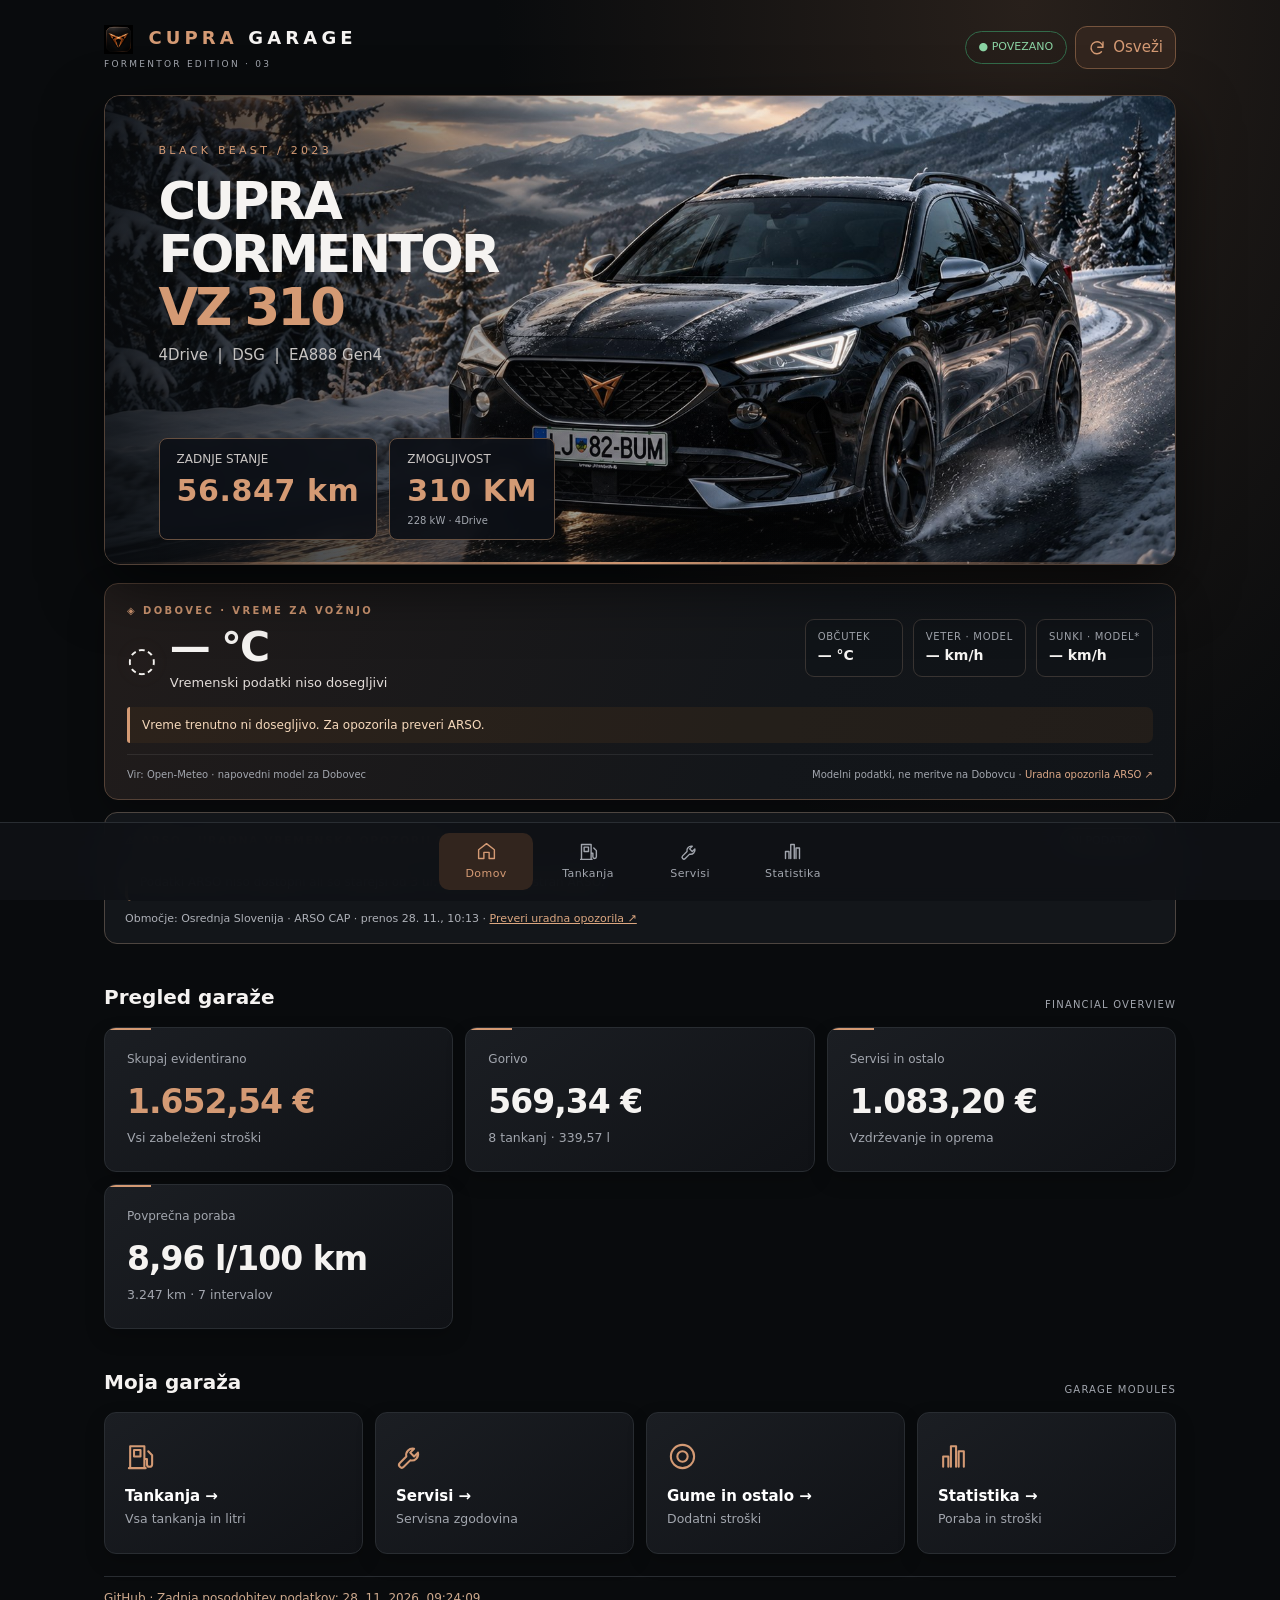
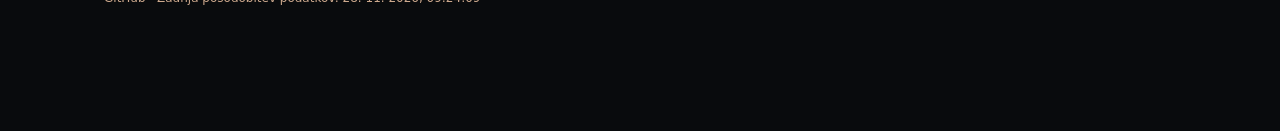
<file: index.html>
<!doctype html>
<html lang="sl">
<head>
  <meta charset="UTF-8">
  <meta name="viewport" content="width=device-width, initial-scale=1">

  <title>Cupra Garage</title>
  <meta name="theme-color" content="#090b0d">

  <meta http-equiv="refresh"
        content="0;url=cupra-garage-v3-1-arso-future-dev04.html">

  <script>
    window.location.replace(
      "cupra-garage-v3-1-arso-future-dev04.html"
    );
  </script>
</head>

<body>
  <p>
    Odpiram Cupra Garage 3.1 ...
    <a href="cupra-garage-v3-1-arso-future-dev04.html">
      Odpri aplikacijo
    </a>
  </p>
</body>
</html>
</file>
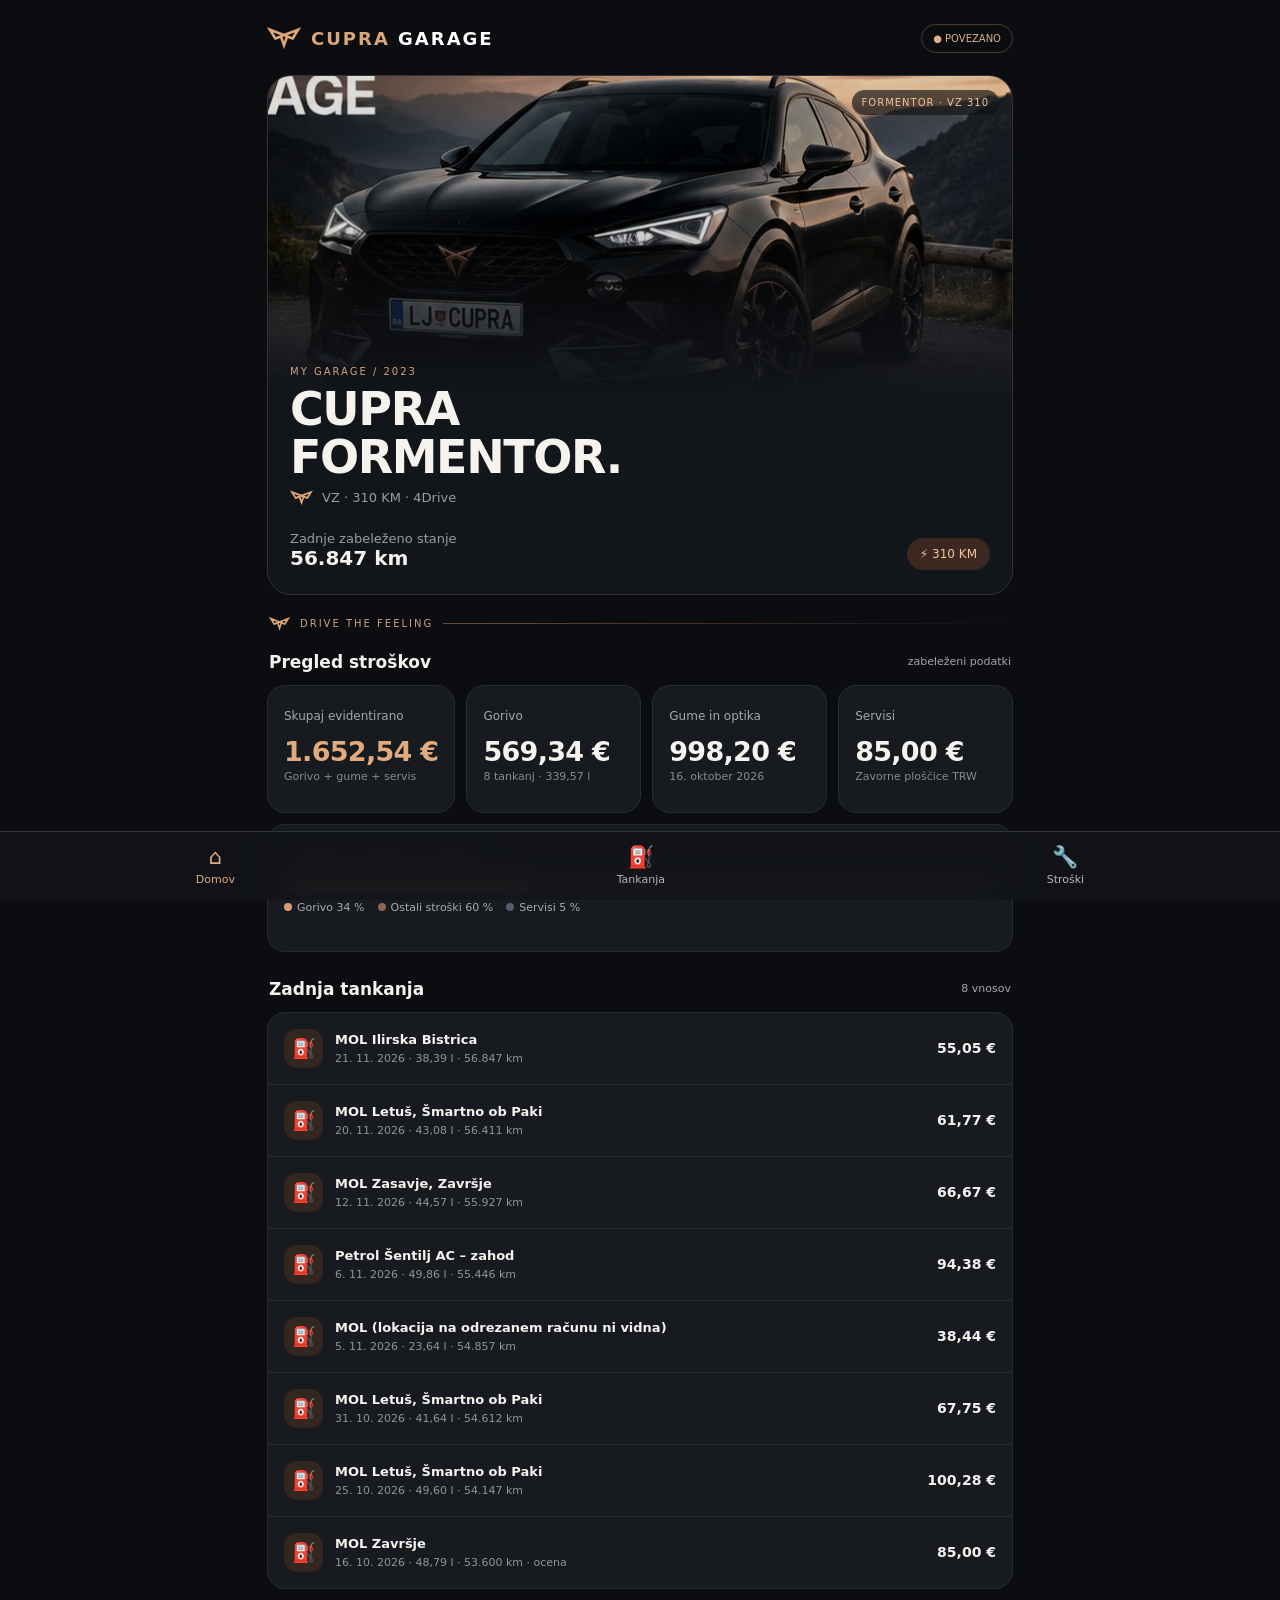
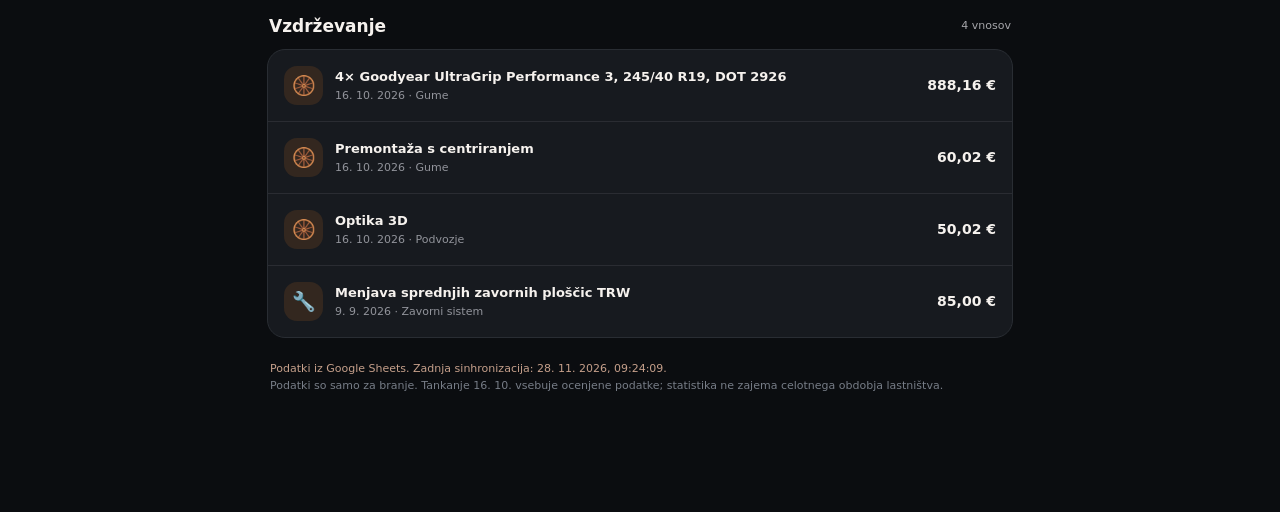
<file: cupra-garage-preview.html>
<!doctype html><html lang="sl"><head><meta charset="utf-8"><meta name="viewport" content="width=device-width,initial-scale=1,viewport-fit=cover"><meta name="theme-color" content="#0d0f12"><title>Cupra Garage | Formentor VZ 310</title><style>:root{font-family:system-ui,-apple-system,Segoe UI,sans-serif;color:#f6f2ee;background:#0b0d10}*{box-sizing:border-box}body{margin:0}main{max-width:780px;margin:auto;padding:24px 17px 95px}.top{display:flex;align-items:center;justify-content:space-between;color:#c9c7c4;font-size:12px;letter-spacing:2px}.logo{font-weight:900;color:#d9a779;font-size:18px;letter-spacing:3px}.badge{border:1px solid #4a3a30;border-radius:40px;padding:8px 11px;color:#dcb18b;letter-spacing:0}.hero{margin-top:22px;background:radial-gradient(ellipse at 75% 0%,#4b2c1f 0%,#19171a 45%,#12151a 100%);border:1px solid #373034;border-radius:24px;padding:28px 22px 23px;min-height:225px;position:relative;overflow:hidden}.hero:after{content:'VZ 310';position:absolute;right:-8px;bottom:8px;font-size:75px;font-weight:900;opacity:.06;white-space:nowrap}.eyebrow{color:#d4a47f;font-size:11px;letter-spacing:2px;text-transform:uppercase}h1{font-size:36px;line-height:1.04;margin:12px 0 7px;letter-spacing:-1.4px}.muted{color:#9b9ca3;font-size:13px}.hero strong{font-size:20px}.hero .bottom{margin-top:32px;display:flex;justify-content:space-between;align-items:end}.pill{color:#f2c39d;background:#3c2820;border-radius:40px;padding:9px 13px;font-size:12px}.section{display:flex;justify-content:space-between;align-items:center;margin:27px 2px 13px}h2{font-size:17px;margin:0}.section span{color:#a6a6aa;font-size:11px}.grid{display:grid;grid-template-columns:1fr 1fr;gap:11px}.card{background:#171a1f;border:1px solid #292d33;border-radius:18px;padding:19px 16px;min-height:128px}.card small{color:#a6a8ae;font-size:12px}.value{font-size:27px;font-weight:800;margin:12px 0 3px;letter-spacing:-.7px}.value.copper{color:#e1ab7f}.hint{font-size:11px;color:#868b94}.wide{grid-column:span 2}.bar{height:10px;border-radius:20px;background:#303137;overflow:hidden;margin:18px 0 10px;display:flex}.bar i{display:block;background:#d89c72}.bar i:nth-child(2){background:#8f6651}.bar i:nth-child(3){background:#555d6b}.legend{display:flex;gap:13px;flex-wrap:wrap;font-size:11px;color:#aaa}.dot{display:inline-block;width:8px;height:8px;border-radius:100%;background:#d89c72;margin-right:5px}.list{background:#171a1f;border:1px solid #292d33;border-radius:18px;overflow:hidden}.row{display:flex;justify-content:space-between;align-items:center;gap:12px;padding:16px;border-bottom:1px solid #2a2c32}.row:last-child{border:0}.icon{height:39px;width:39px;border-radius:13px;background:#33271f;display:grid;place-items:center;font-size:19px;flex-shrink:0}.desc{flex:1;min-width:0}.desc b{font-size:13px;display:block}.desc small{font-size:11px;color:#92949b;display:block;margin-top:5px}.amount{font-size:14px;font-weight:800;white-space:nowrap}.foot{color:#777d87;font-size:11px;line-height:1.6;margin:22px 3px}.nav{position:fixed;bottom:0;left:0;right:0;background:#121418ed;backdrop-filter:blur(12px);border-top:1px solid #32343b;display:flex;justify-content:space-around;padding:13px 5px max(14px,env(safe-area-inset-bottom));z-index:5}.nav a{font-size:11px;text-decoration:none;color:#b5b6bd;text-align:center}.nav a.active{color:#e1ab7f}.nav a span{display:block;font-size:21px;margin-bottom:4px}@media(min-width:700px){.grid{grid-template-columns:repeat(4,1fr)}.wide{grid-column:span 4}}
/* Formentor visual refresh */
.brandline{display:flex;align-items:center;gap:10px;min-width:0}.cupra-mark{width:34px;height:27px;color:#dca477;flex:none}.top .logo{font-size:clamp(13px,3.9vw,18px);letter-spacing:2px}.badge{white-space:nowrap;font-size:10px}
.hero{padding:0;min-height:0;background:#12151a;isolation:isolate}.hero:after{display:none}.hero-photo{position:relative;height:clamp(210px,51vw,335px);overflow:hidden;background:linear-gradient(120deg,#1d1d20,#5d4132)}.hero-photo img{width:100%;height:100%;object-fit:cover;object-position:55% 48%;display:block;filter:brightness(.87) saturate(.9)}.hero-photo:after{content:"";position:absolute;inset:0;background:linear-gradient(0deg,#12151a 0%,transparent 55%)}.hero-copy{padding:0 22px 24px;position:relative;margin-top:-35px;z-index:1}.hero h1{font-size:clamp(31px,7vw,46px);margin:9px 0 7px}.hero .bottom{margin-top:24px}.model-line{display:flex;align-items:center;gap:9px}.model-line .cupra-mark{width:23px;height:18px}.hero .eyebrow{font-size:10px}.hero-photo-caption{position:absolute;right:13px;top:14px;background:#101114a8;color:#f4c09a;padding:7px 10px;border-radius:40px;font-size:10px;letter-spacing:1px;z-index:1}.brand-divider{display:flex;align-items:center;gap:10px;color:#cda17f;margin:21px 2px -7px;font-size:10px;letter-spacing:2px}.brand-divider:after{content:"";height:1px;background:linear-gradient(90deg,#6c4c3c,transparent);flex:1}.brand-divider .cupra-mark{width:21px;height:16px}.sync-detail{display:block;color:#c6a08b;margin-top:6px;overflow-wrap:anywhere}
@media(min-width:700px){.hero-photo{height:325px}.hero-photo img{object-position:50% 50%}}
</style></head><body><main><div class="top"><div class="brandline"><svg class="cupra-mark" viewBox="0 0 90 62" aria-label="Cupra navdihnjen simbol" role="img"><path d="M8 8 45 22 82 8 68 31 53 26 45 49 37 26 22 31Z" fill="none" stroke="currentColor" stroke-width="7" stroke-linejoin="miter"/><path d="M22 31 45 22 68 31" fill="none" stroke="currentColor" stroke-width="6"/></svg><div class="logo">CUPRA <span style="color:#fff">GARAGE</span></div></div><div class="badge">● POVEZOVANJE</div></div><section class="hero"><div class="hero-photo"><img src="cupra-formentor-hero.jpg" alt="Ilustrativni prikaz črne Cupre Formentor VZ v gorski pokrajini" fetchpriority="high"><span class="hero-photo-caption">FORMENTOR · VZ 310</span></div><div class="hero-copy"><div class="eyebrow">MY GARAGE / 2023</div><h1>CUPRA<br>FORMENTOR.</h1><div class="muted model-line"><svg class="cupra-mark" viewBox="0 0 90 62" aria-label="Cupra navdihnjen simbol" role="img"><path d="M8 8 45 22 82 8 68 31 53 26 45 49 37 26 22 31Z" fill="none" stroke="currentColor" stroke-width="7" stroke-linejoin="miter"/><path d="M22 31 45 22 68 31" fill="none" stroke="currentColor" stroke-width="6"/></svg><span>VZ · 310 KM · 4Drive</span></div><div class="bottom"><div><div class="muted">Zadnje zabeleženo stanje</div><strong id="odometer">55.446 km</strong></div><div class="pill">⚡ 310 KM</div></div></div></section><div class="brand-divider"><svg class="cupra-mark" viewBox="0 0 90 62" aria-label="Cupra navdihnjen simbol" role="img"><path d="M8 8 45 22 82 8 68 31 53 26 45 49 37 26 22 31Z" fill="none" stroke="currentColor" stroke-width="7" stroke-linejoin="miter"/><path d="M22 31 45 22 68 31" fill="none" stroke="currentColor" stroke-width="6"/></svg><span>DRIVE THE FEELING</span></div><div class="section"><h2>Pregled stroškov</h2><span>zabeleženi podatki</span></div><div class="grid"><div class="card"><small>Skupaj evidentirano</small><div class="value copper"><span id="total">1.469,05 €</span></div><div class="hint">Gorivo + gume + servis</div></div><div class="card"><small>Gorivo</small><div class="value"><span id="fuelSum">385,85 €</span></div><div class="hint"><span id="fuelHint">5 tankanj · 213,53 l</span></div></div><div class="card"><small>Gume in optika</small><div class="value"><span id="costSum">998,20 €</span></div><div class="hint">16. oktober 2026</div></div><div class="card"><small>Servisi</small><div class="value"><span id="serviceSum">85,00 €</span></div><div class="hint">Zavorne ploščice TRW</div></div><div class="card wide"><small>Razdelitev evidentiranih stroškov</small><div class="bar"><i id="fuelBar" style="width:26.28%"></i><i id="costBar" style="width:67.99%"></i><i id="serviceBar" style="width:5.73%"></i></div><div class="legend"><span><i class="dot"></i><span id="fuelPct">Gorivo 26 %</span></span><span><i class="dot" style="background:#8f6651"></i><span id="costPct">Ostali stroški 68 %</span></span><span><i class="dot" style="background:#555d6b"></i><span id="servicePct">Servis 6 %</span></span></div></div></div><div class="section" id="tankanja"><h2>Zadnja tankanja</h2><span id="fuelCount">5 vnosov</span></div><div class="list" id="fuelList"><div class="row"><div class="icon">⛽</div><div class="desc"><b>Petrol Šentilj AC</b><small>6. 11. 2026 · 49,86 l · 55.446 km</small></div><div class="amount">94,38 €</div></div><div class="row"><div class="icon">⛽</div><div class="desc"><b>MOL · EVO 95</b><small>5. 11. 2026 · 23,64 l · 54.857 km</small></div><div class="amount">38,44 €</div></div><div class="row"><div class="icon">⛽</div><div class="desc"><b>MOL Letuš · EVO 95</b><small>31. 10. 2026 · 41,64 l · 54.612 km</small></div><div class="amount">67,75 €</div></div><div class="row"><div class="icon">⛽</div><div class="desc"><b>MOL Letuš · EVO 100 Plus</b><small>25. 10. 2026 · 49,60 l · 54.147 km</small></div><div class="amount">100,28 €</div></div><div class="row"><div class="icon">⛽</div><div class="desc"><b>MOL Završje · NMB 95</b><small>16. 10. 2026 · 48,79 l · ocena</small></div><div class="amount">85,00 €*</div></div></div><div class="section" id="stroski"><h2>Vzdrževanje</h2><span id="maintenanceCount">4 vnosi</span></div><div class="list" id="maintenanceList"><div class="row"><div class="icon">🛞</div><div class="desc"><b>Goodyear UltraGrip Performance 3</b><small>16. 10. 2026 · 4× 245/40 R19</small></div><div class="amount">888,16 €</div></div><div class="row"><div class="icon">🔧</div><div class="desc"><b>Premontaža in centriranje</b><small>16. 10. 2026</small></div><div class="amount">60,02 €</div></div><div class="row"><div class="icon">📐</div><div class="desc"><b>3D optika podvozja</b><small>16. 10. 2026</small></div><div class="amount">50,02 €</div></div><div class="row"><div class="icon">🔩</div><div class="desc"><b>Sprednje zavorne ploščice TRW</b><small>9. 9. 2026 · km ocenjeni</small></div><div class="amount">85,00 €</div></div></div><p class="foot"><span id="syncStatus" class="sync-detail">Prikazani so zadnji vgrajeni podatki. Povezujem se s preglednico …</span> Podatki so samo za branje. Tankanje 16. 10. vsebuje ocenjene podatke; statistika ne zajema celotnega obdobja lastništva.</p></main><nav class="nav"><a class="active" href="#"><span>⌂</span>Domov</a><a href="#tankanja"><span>⛽</span>Tankanja</a><a href="#stroski"><span>🔧</span>Stroški</a></nav><script>
const $=id=>document.getElementById(id);
const num=v=>{const t=String(v??'').replace(/\s/g,'').replace(/[^0-9,.-]/g,'');return Number(t.includes(',')?t.replace(/\./g,'').replace(',','.'):t)||0};
const eur=v=>new Intl.NumberFormat('sl-SI',{style:'currency',currency:'EUR'}).format(v);
const km=v=>new Intl.NumberFormat('sl-SI',{maximumFractionDigits:0}).format(v)+' km';
const esc=v=>String(v??'').replace(/[&<>"']/g,c=>({'&':'&amp;','<':'&lt;','>':'&gt;','"':'&quot;',"'":'&#39;'}[c]));
const row=(icon,title,detail,amount)=>`<div class="row"><div class="icon">${icon}</div><div class="desc"><b>${esc(title)}</b><small>${esc(detail)}</small></div><div class="amount">${eur(amount)}</div></div>`;
const dateKey=v=>{const m=String(v||'').match(/(\d{1,2})\.\s*(\d{1,2})\.\s*(\d{4})/);return m?Number(m[3])*10000+Number(m[2])*100+Number(m[1]):0};
// Podatki se naložijo iz datoteke na isti domeni kot spletna stran.
// GitHub Actions jo posodablja približno vsakih 15 minut.
async function sync(){
 try{
  const response=await fetch('./data.json?ts='+Date.now(), {cache:'no-store'});
  if(!response.ok) throw new Error('data.json: HTTP '+response.status);
  const data=await response.json();
  if(data.status!=='ok'||!Array.isArray(data.fuel)||!Array.isArray(data.costs)||!Array.isArray(data.services))throw new Error('Nepričakovan odgovor API');
  const fuel=data.fuel, costs=data.costs, services=data.services;
  const fs=fuel.reduce((a,r)=>a+num(r['Znesek (€)']),0);
  const cs=costs.reduce((a,r)=>a+num(r['Znesek (€)']),0);
  const ss=services.reduce((a,r)=>a+num(r['Strošek (€)']),0);
  const sum=fs+cs+ss;
  $('total').textContent=eur(sum);$('fuelSum').textContent=eur(fs);$('costSum').textContent=eur(cs);$('serviceSum').textContent=eur(ss);
  const liters=fuel.reduce((a,r)=>a+num(r['Litri (izračun)']),0);
  $('fuelHint').textContent=`${fuel.length} tankanj · ${new Intl.NumberFormat('sl-SI',{maximumFractionDigits:2}).format(liters)} l`;
  const odos=[...fuel.map(r=>num(r['Kilometri'])),...costs.map(r=>num(r['Kilometri'])),...services.map(r=>num(r['Kilometri']))].filter(Boolean);
  if(odos.length)$('odometer').textContent=km(Math.max(...odos));
  for(const [key,val] of [['fuel',fs],['cost',cs],['service',ss]]){
   $(key+'Bar').style.width=(sum?100*val/sum:0)+'%';
   $(key+'Pct').textContent=({fuel:'Gorivo ',cost:'Ostali stroški ',service:'Servisi '})[key]+(sum?Math.round(100*val/sum):0)+' %';
  }
  const sortedFuel=[...fuel].sort((a,b)=>dateKey(b['Datum'])-dateKey(a['Datum']));
  $('fuelList').innerHTML=sortedFuel.map(r=>row('⛽',r['Črpalka']||'Tankanje',`${r['Datum']||''} · ${r['Litri (izračun)']||'?'} l · ${r['Kilometri']?km(num(r['Kilometri'])):'brez km'}${/ocen/i.test(r['Opomba']||'')?' · ocena':''}`,num(r['Znesek (€)']))).join('')||'<div class="row">Ni vnosov</div>';
  $('fuelCount').textContent=fuel.length+' vnosov';
  const all=[...costs.map(r=>({date:r['Datum'],title:r['Opis']||r['Kategorija'],detail:r['Kategorija']||'',amount:num(r['Znesek (€)']),icon:'🛞'})),...services.map(r=>({date:r['Datum'],title:r['Opravljeno delo']||r['Vrsta servisa'],detail:r['Vrsta servisa']||'',amount:num(r['Strošek (€)']),icon:'🔧'}))].sort((a,b)=>dateKey(b.date)-dateKey(a.date));
  $('maintenanceList').innerHTML=all.map(r=>row(r.icon,r.title,`${r.date||''} · ${r.detail}`,r.amount)).join('')||'<div class="row">Ni vnosov</div>';
  $('maintenanceCount').textContent=all.length+' vnosov';
  document.querySelector('.badge').textContent='● POVEZANO';
  $('syncStatus').textContent='Podatki iz Google Sheets. Zadnja sinhronizacija: '+(data.updated?new Date(data.updated).toLocaleString('sl-SI'):'čas ni znan')+'.';
 }catch(e){console.error('Cupra Garage sync:',e);document.querySelector('.badge').textContent='● BREZ POVEZAVE';$('syncStatus').textContent='Podatki se še niso posodobili: '+(e && e.message ? e.message : String(e))+'. Preveri zagon GitHub Actions; prikazani so zadnji vgrajeni podatki.';}
}
sync();
</script></body></html>
</file>
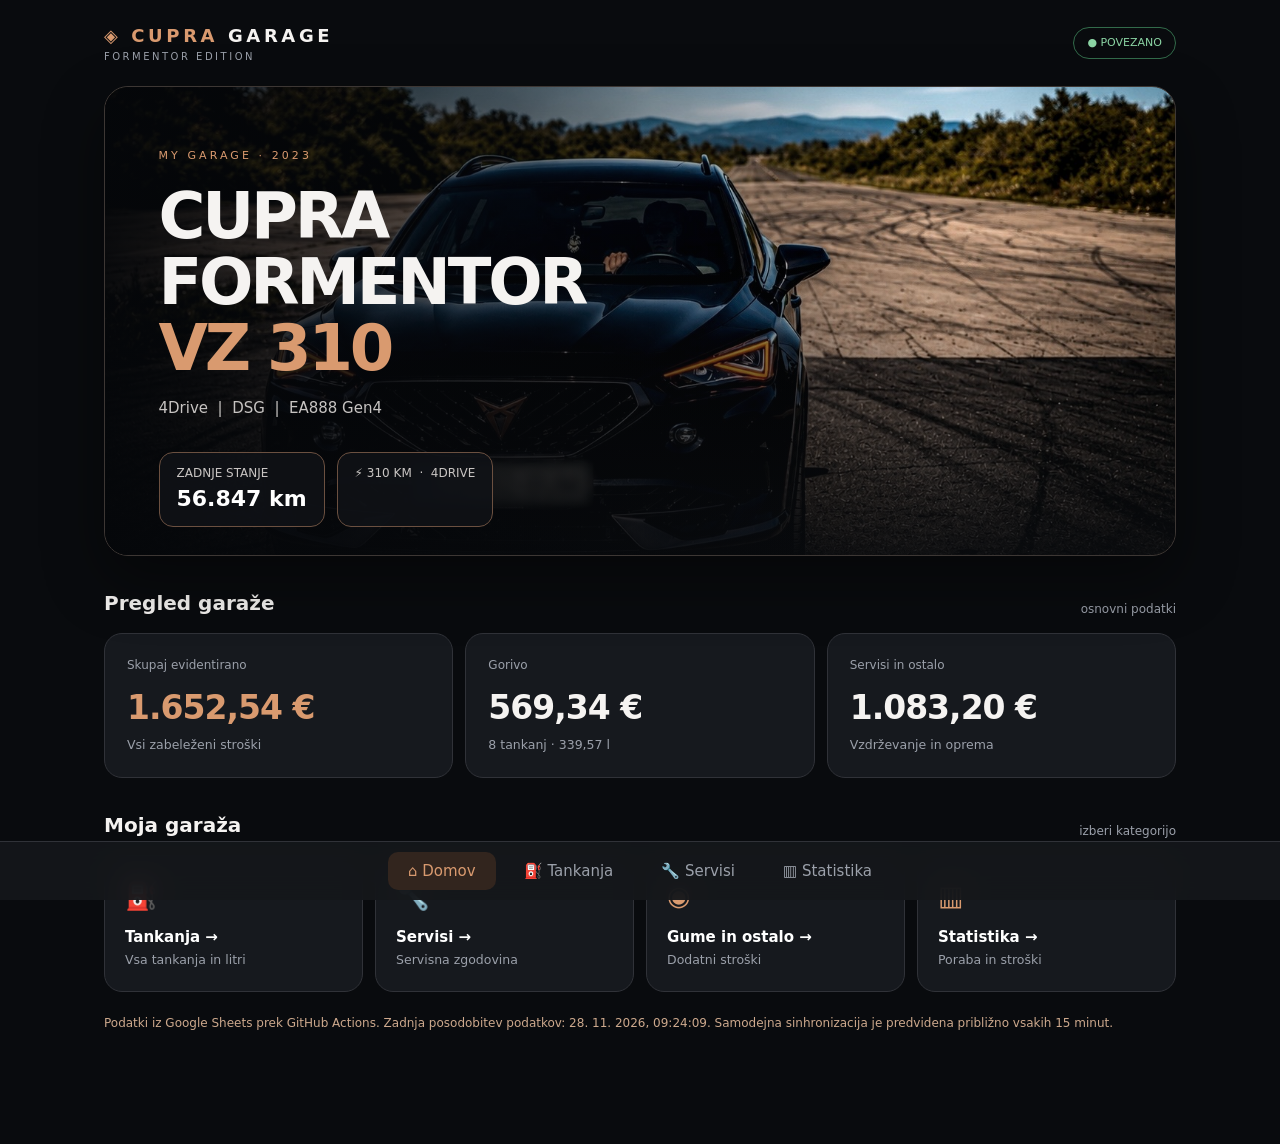
<file: cupra-garage-v2.html>
<!doctype html><html lang="sl"><head><meta charset="utf-8"><meta name="viewport" content="width=device-width,initial-scale=1,viewport-fit=cover"><meta name="theme-color" content="#090b0e"><title>Cupra Garage · Formentor VZ 310</title><style>
:root{--bg:#090b0e;--panel:#16191e;--line:#303238;--copper:#d99a6f;--text:#f5f3f1;--muted:#9ba0aa}*{box-sizing:border-box}html{scroll-behavior:smooth}body{margin:0;background:var(--bg);color:var(--text);font:15px/1.5 system-ui,-apple-system,Segoe UI,sans-serif}button{font:inherit;cursor:pointer}header{max-width:1120px;margin:auto;padding:22px 24px;display:flex;justify-content:space-between;align-items:center;gap:12px}.brand{font-size:18px;letter-spacing:.2em;font-weight:850}.brand b{color:var(--copper)}.brand small{display:block;color:var(--muted);font-size:10px;letter-spacing:.25em;font-weight:500}.status{border:1px solid #554334;border-radius:40px;padding:7px 13px;color:var(--copper);font-size:11px;white-space:nowrap}.status.good{border-color:#326b4a;color:#8bd4a4}.wrap{max-width:1120px;padding:0 24px 100px;margin:auto}.hero{height:470px;border:1px solid #3d3734;border-radius:24px;overflow:hidden;position:relative;background:#12151a url('cupra-black-beast-hero.jpg') center 48%/cover no-repeat;box-shadow:0 24px 60px #0006}.hero:before{content:'';position:absolute;inset:0;background:linear-gradient(90deg,rgba(5,7,10,.94) 0%,rgba(5,7,10,.62) 38%,transparent 78%),linear-gradient(0deg,#090b0ee8,transparent 65%)}.hero-content{position:absolute;left:5%;top:13%;max-width:440px}.eyebrow{color:var(--copper);font-size:11px;letter-spacing:.28em}.hero h1{font-size:clamp(36px,5vw,68px);line-height:1.03;margin:20px 0 12px;letter-spacing:-.05em}.hero h1 em{font-style:normal;color:var(--copper)}.hero p{color:#c7c4c2}.hero-bottom{position:absolute;left:5%;right:5%;bottom:28px;display:flex;gap:12px;flex-wrap:wrap}.pill{background:#101217dd;border:1px solid #6b5040;border-radius:14px;padding:11px 17px;font-size:12px;color:#c9c5c3}.pill strong{display:block;color:white;font-size:22px}.section-title{display:flex;justify-content:space-between;align-items:end;margin:32px 0 15px}.section-title h2{font-size:20px;margin:0}.section-title span{font-size:12px;color:var(--muted)}.stats{display:grid;grid-template-columns:repeat(3,1fr);gap:12px}.stat{background:var(--panel);border:1px solid var(--line);border-radius:18px;padding:22px}.stat label{display:block;color:var(--muted);font-size:12px}.stat strong{display:block;margin-top:9px;font-size:clamp(22px,3vw,33px);letter-spacing:-.03em}.stat:first-child strong{color:var(--copper)}.stat small{color:var(--muted)}.menu{display:grid;grid-template-columns:repeat(4,1fr);gap:12px}.tile{border:1px solid var(--line);border-radius:18px;background:var(--panel);color:white;text-align:left;padding:20px;min-height:125px;transition:.2s}.tile:hover,.tile:focus-visible{border-color:var(--copper);transform:translateY(-2px)}.tile .icon{font-size:27px;color:var(--copper)}.tile strong{display:block;margin-top:9px}.tile small{color:var(--muted)}.view{display:none}.view.active{display:block}.back{background:none;border:1px solid var(--line);border-radius:12px;color:var(--copper);padding:10px 16px;margin:20px 0}.list{border:1px solid var(--line);border-radius:18px;overflow:hidden}.row{display:flex;align-items:center;justify-content:space-between;gap:16px;background:var(--panel);padding:18px;border-bottom:1px solid var(--line)}.row:last-child{border-bottom:0}.row strong{display:block}.row small{display:block;color:var(--muted);margin-top:4px}.amount{white-space:nowrap;font-weight:750}.foot{margin-top:30px;font-size:12px;color:var(--muted)}.bar{height:12px;border-radius:30px;background:#292c32;display:flex;overflow:hidden;margin:20px 0}.bar i{height:100%;display:block}.legend{display:flex;flex-wrap:wrap;gap:20px;color:var(--muted);font-size:12px}.chart{display:flex;gap:10px;align-items:end;height:170px;padding:18px;background:var(--panel);border:1px solid var(--line);border-radius:18px}.chart div{background:linear-gradient(var(--copper),#77503d);min-width:12px;flex:1;border-radius:5px 5px 0 0;position:relative}.chart div span{position:absolute;bottom:-19px;left:0;font-size:9px;color:var(--muted)}.notice{color:#cda98d;font-size:12px;margin-top:22px}nav{position:fixed;bottom:0;left:0;right:0;background:#15171beb;border-top:1px solid var(--line);display:flex;justify-content:center;gap:8px;padding:10px 12px calc(10px + env(safe-area-inset-bottom));backdrop-filter:blur(14px);z-index:5}nav button{background:transparent;border:0;color:var(--muted);padding:8px 20px;border-radius:10px}nav button.selected{color:var(--copper);background:#32251e} @media(max-width:700px){header{padding:17px}.wrap{padding:0 14px 100px}.brand{font-size:14px}.hero{height:460px;background-position:58% center}.hero:before{background:linear-gradient(0deg,#090b0ef7 0%,#090b0e70 47%,#090b0e18 100%)}.hero-content{top:auto;bottom:115px;left:6%}.hero h1{font-size:41px}.hero-bottom{bottom:16px;left:6%}.pill{padding:8px 12px}.pill strong{font-size:18px}.stats{grid-template-columns:repeat(2,1fr)}.stat{padding:16px}.stat:last-child{grid-column:span 2}.menu{grid-template-columns:repeat(2,1fr)}.tile{padding:16px}.row{padding:15px}.amount{font-size:14px}nav button{padding:7px 12px;font-size:13px}}
</style></head><body><header><div class="brand"><b>◈ CUPRA</b> GARAGE<small>FORMENTOR EDITION</small></div><div class="status" id="status">● NALAGANJE</div></header><main class="wrap"><section id="home" class="view active"><div class="hero"><div class="hero-content"><div class="eyebrow">MY GARAGE · 2023</div><h1>CUPRA<br>FORMENTOR<br><em>VZ 310</em></h1><p>4Drive &nbsp;|&nbsp; DSG &nbsp;|&nbsp; EA888 Gen4</p></div><div class="hero-bottom"><div class="pill">ZADNJE STANJE<strong id="km">— km</strong></div><div class="pill">⚡ 310 KM &nbsp;·&nbsp; 4DRIVE</div></div></div><div class="section-title"><h2>Pregled garaže</h2><span>osnovni podatki</span></div><div class="stats"><div class="stat"><label>Skupaj evidentirano</label><strong id="total">— €</strong><small>Vsi zabeleženi stroški</small></div><div class="stat"><label>Gorivo</label><strong id="fuelTotal">— €</strong><small id="fuelSub">— tankanj</small></div><div class="stat"><label>Servisi in ostalo</label><strong id="otherTotal">— €</strong><small>Vzdrževanje in oprema</small></div></div><div class="section-title"><h2>Moja garaža</h2><span>izberi kategorijo</span></div><div class="menu"><button class="tile" onclick="show('fuel')"><span class="icon">⛽</span><strong>Tankanja →</strong><small>Vsa tankanja in litri</small></button><button class="tile" onclick="show('services')"><span class="icon">🔧</span><strong>Servisi →</strong><small>Servisna zgodovina</small></button><button class="tile" onclick="show('costs')"><span class="icon">◉</span><strong>Gume in ostalo →</strong><small>Dodatni stroški</small></button><button class="tile" onclick="show('stats')"><span class="icon">▥</span><strong>Statistika →</strong><small>Poraba in stroški</small></button></div></section><section id="fuel" class="view"><button class="back" onclick="show('home')">← Domov</button><div class="section-title"><h2>⛽ Tankanja</h2><span id="fuelCount"></span></div><div class="list" id="fuelList"></div></section><section id="services" class="view"><button class="back" onclick="show('home')">← Domov</button><div class="section-title"><h2>🔧 Servisi</h2><span id="serviceCount"></span></div><div class="list" id="serviceList"></div></section><section id="costs" class="view"><button class="back" onclick="show('home')">← Domov</button><div class="section-title"><h2>◉ Gume in ostalo</h2><span id="costCount"></span></div><div class="list" id="costList"></div></section><section id="stats" class="view"><button class="back" onclick="show('home')">← Domov</button><div class="section-title"><h2>▥ Statistika</h2><span>evidentirani stroški</span></div><div class="stats"><div class="stat"><label>Gorivo</label><strong id="statFuel">—</strong></div><div class="stat"><label>Vzdrževanje</label><strong id="statOther">—</strong></div><div class="stat"><label>Skupaj</label><strong id="statTotal">—</strong></div></div><div class="bar" id="bar"></div><div class="legend" id="legend"></div><div class="section-title"><h2>Posamezna tankanja</h2></div><div class="chart" id="chart"></div><p class="foot">Graf prikazuje zneske tankanj, ne porabe na 100 km. Podatki zajemajo samo evidentirano obdobje.</p></section><p class="notice" id="syncInfo">Pridobivam podatke …</p></main><nav><button id="navhome" class="selected" onclick="show('home')">⌂ Domov</button><button id="navfuel" onclick="show('fuel')">⛽ Tankanja</button><button id="navservices" onclick="show('services')">🔧 Servisi</button><button id="navstats" onclick="show('stats')">▥ Statistika</button></nav><script>
const $=id=>document.getElementById(id);const fmt=n=>new Intl.NumberFormat('sl-SI',{minimumFractionDigits:2,maximumFractionDigits:2}).format(n);const euro=n=>fmt(n)+' €';const num=v=>{let s=String(v??'').replace(/\s/g,'').replace(/[^0-9.,-]/g,'');if(s.includes(','))s=s.replace(/\./g,'').replace(',','.');return Number(s)||0};const safe=s=>String(s??'').replace(/[&<>"']/g,c=>({'&':'&amp;','<':'&lt;','>':'&gt;','"':'&quot;',"'":'&#39;'}[c]));const dateKey=s=>{let m=String(s||'').match(/(\d{1,2})\.\s*(\d{1,2})\.\s*(\d{4})/);return m?+m[3]*10000+ +m[2]*100+ +m[1]:0};function show(id){document.querySelectorAll('.view').forEach(x=>x.classList.toggle('active',x.id===id));document.querySelectorAll('nav button').forEach(x=>x.classList.toggle('selected',x.id==='nav'+id));window.scrollTo({top:0,behavior:'smooth'});}function row(title,detail,amount){return `<div class="row"><div><strong>${safe(title)}</strong><small>${safe(detail)}</small></div><div class="amount">${euro(amount)}</div></div>`}function render(d){const fuel=d.fuel||[],costs=d.costs||[],services=d.services||[];const ft=fuel.reduce((s,r)=>s+num(r['Znesek (€)']),0),ct=costs.reduce((s,r)=>s+num(r['Znesek (€)']),0),st=services.reduce((s,r)=>s+num(r['Strošek (€)']),0),all=ft+ct+st;const kms=[...fuel.map(r=>num(r['Kilometri'])),...costs.map(r=>num(r['Kilometri'])),...services.map(r=>num(r['Kilometri']))].filter(n=>n>0);$('km').textContent=kms.length?new Intl.NumberFormat('sl-SI',{maximumFractionDigits:0}).format(Math.max(...kms))+' km':'— km';$('total').textContent=euro(all);$('fuelTotal').textContent=euro(ft);$('otherTotal').textContent=euro(ct+st);$('fuelSub').textContent=fuel.length+' tankanj · '+fmt(fuel.reduce((s,r)=>s+num(r['Litri (izračun)']),0))+' l';$('fuelCount').textContent=fuel.length+' vnosov';$('serviceCount').textContent=services.length+' vnosov';$('costCount').textContent=costs.length+' vnosov';$('fuelList').innerHTML=[...fuel].sort((a,b)=>dateKey(b['Datum'])-dateKey(a['Datum'])).map(r=>row((r['Črpalka']||'Tankanje')+' · '+(r['Gorivo']||''),(r['Datum']||'')+' · '+(r['Litri (izračun)']||'—')+' l · '+(r['Kilometri']||'—')+' km',num(r['Znesek (€)']))).join('')||row('Ni vnosov','',0);$('serviceList').innerHTML=[...services].sort((a,b)=>dateKey(b['Datum'])-dateKey(a['Datum'])).map(r=>row(r['Opravljeno delo']||r['Vrsta servisa']||'Servis',(r['Datum']||'')+' · '+(r['Kilometri']||'—')+' km',num(r['Strošek (€)']))).join('')||row('Ni vnosov','',0);$('costList').innerHTML=[...costs].sort((a,b)=>dateKey(b['Datum'])-dateKey(a['Datum'])).map(r=>row(r['Opis']||r['Kategorija']||'Strošek',(r['Datum']||'')+' · '+(r['Kategorija']||''),num(r['Znesek (€)']))).join('')||row('Ni vnosov','',0);$('statFuel').textContent=euro(ft);$('statOther').textContent=euro(ct+st);$('statTotal').textContent=euro(all);$('bar').innerHTML=all?`<i style="width:${ft/all*100}%;background:#d99a6f"></i><i style="width:${ct/all*100}%;background:#8c6655"></i><i style="width:${st/all*100}%;background:#59616d"></i>`:'';$('legend').textContent=`Gorivo ${all?Math.round(ft/all*100):0}% · Ostalo ${all?Math.round(ct/all*100):0}% · Servisi ${all?Math.round(st/all*100):0}%`;let sorted=[...fuel].sort((a,b)=>dateKey(a['Datum'])-dateKey(b['Datum'])),max=Math.max(1,...sorted.map(r=>num(r['Znesek (€)'])));$('chart').innerHTML=sorted.map((r,i)=>`<div title="${safe(r['Datum'])}: ${euro(num(r['Znesek (€)']))}" style="height:${Math.max(4,num(r['Znesek (€)'])/max*100)}%"><span>${i+1}</span></div>`).join('');}async function sync(){try{let response=await fetch('data.json?ts='+Date.now(),{cache:'no-store'});if(!response.ok)throw Error('HTTP '+response.status);let data=await response.json();if(data.status!=='ok'||!Array.isArray(data.fuel)||!Array.isArray(data.costs)||!Array.isArray(data.services))throw Error('Neveljavni podatki');render(data);$('status').textContent='● POVEZANO';$('status').classList.add('good');$('syncInfo').textContent='Podatki iz Google Sheets prek GitHub Actions. Zadnja posodobitev podatkov: '+(data.updated?new Date(data.updated).toLocaleString('sl-SI'):'ni podatka')+'. Samodejna sinhronizacija je predvidena približno vsakih 15 minut.';}catch(e){$('status').textContent='● BREZ PODATKOV';$('syncInfo').textContent='Podatkov ni bilo mogoče naložiti: '+e.message+'. Preveri, ali je data.json v isti mapi kot spletna stran.';}}sync();
</script></body></html>
</file>
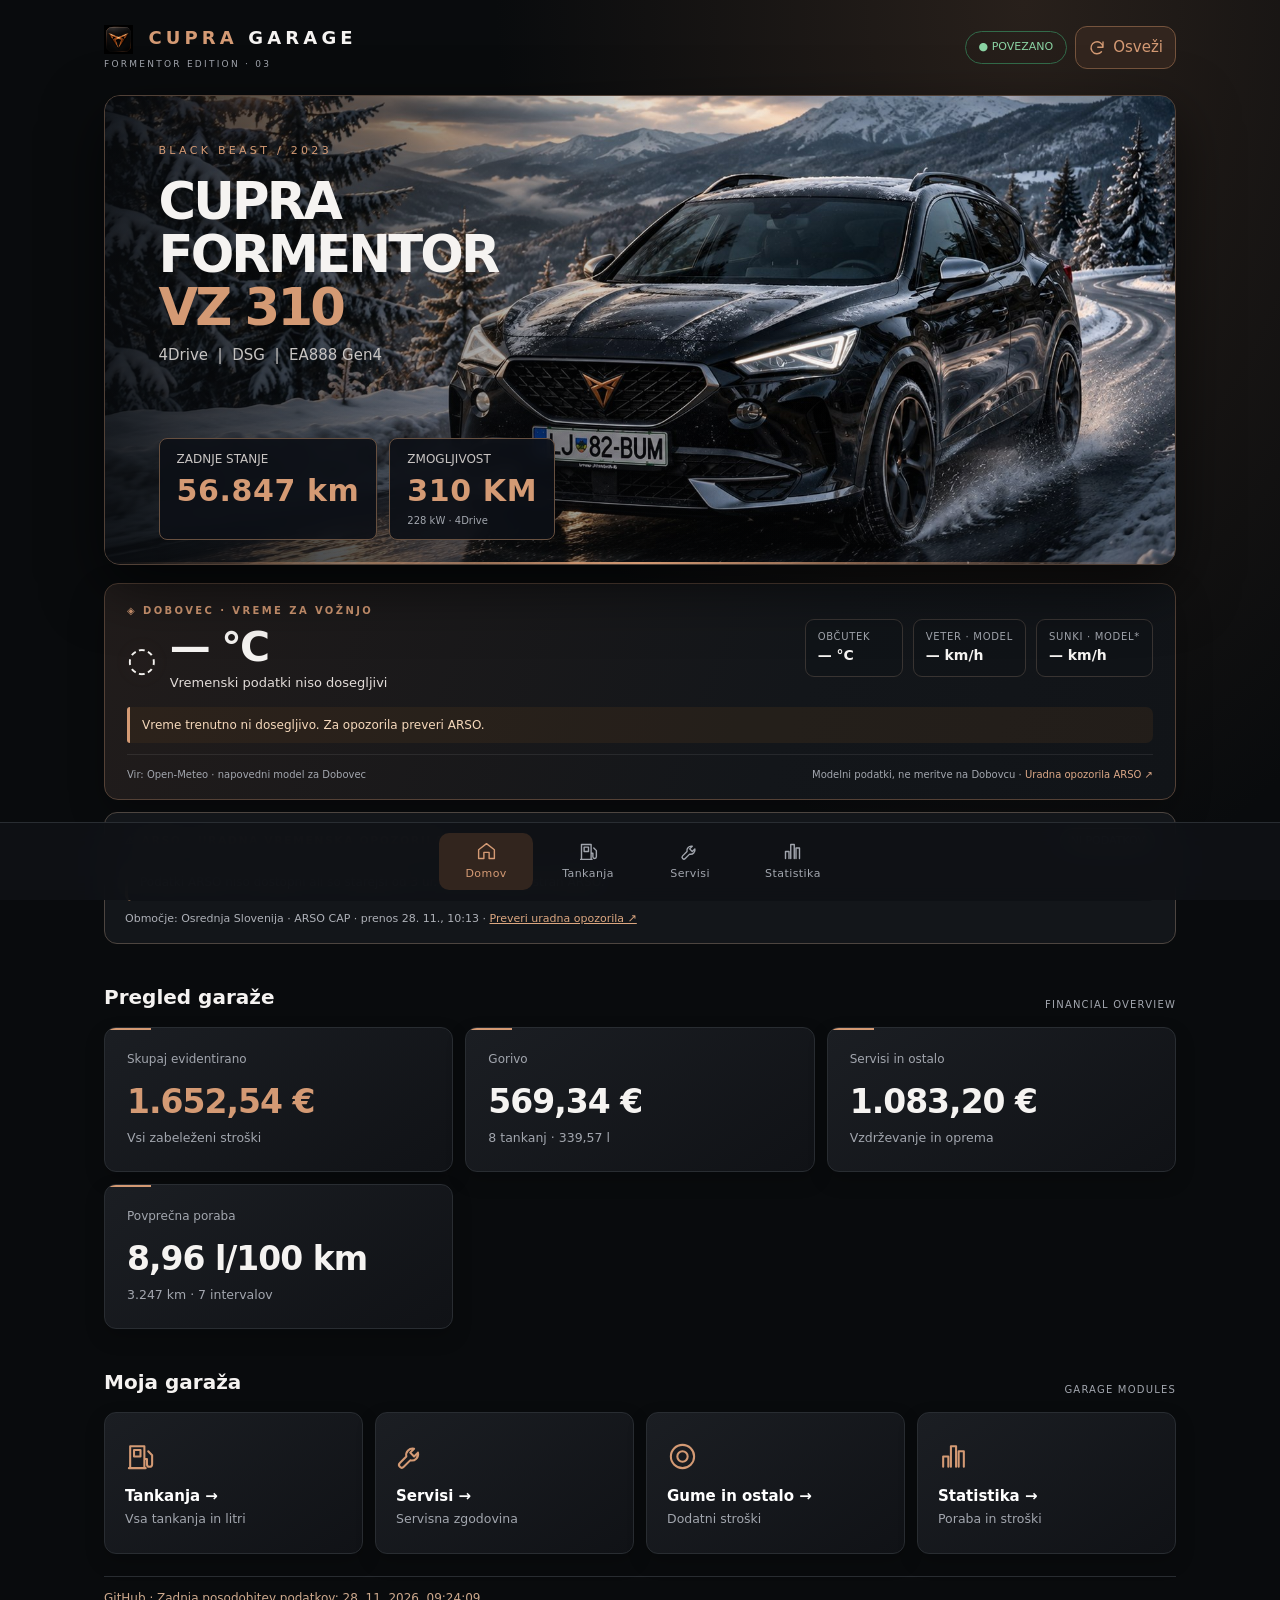
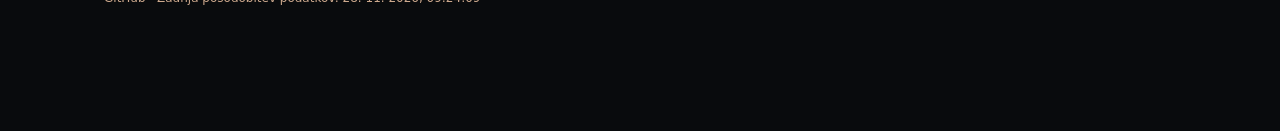
<file: cupra-garage-v3-1-arso-future-dev04.html>
<!doctype html><html lang="sl"><head><meta charset="utf-8"><meta name="viewport" content="width=device-width,initial-scale=1,viewport-fit=cover"><meta name="theme-color" content="#090b0e"><title>Cupra Garage · 3.1 Dynamic Weather + ARSO DEV03</title><style>
:root{--bg:#090b0e;--panel:#16191e;--line:#303238;--copper:#d99a6f;--text:#f5f3f1;--muted:#9ba0aa}*{box-sizing:border-box}html{scroll-behavior:smooth}body{margin:0;background:var(--bg);color:var(--text);font:15px/1.5 system-ui,-apple-system,Segoe UI,sans-serif}button{font:inherit;cursor:pointer}header{max-width:1120px;margin:auto;padding:22px 24px;display:flex;justify-content:space-between;align-items:center;gap:12px}.brand{font-size:18px;letter-spacing:.2em;font-weight:850}.brand b{color:var(--copper)}.brand small{display:block;color:var(--muted);font-size:10px;letter-spacing:.25em;font-weight:500}.status{border:1px solid #554334;border-radius:40px;padding:7px 13px;color:var(--copper);font-size:11px;white-space:nowrap}.status.good{border-color:#326b4a;color:#8bd4a4}.wrap{max-width:1120px;padding:0 24px 100px;margin:auto}.hero{height:470px;border:1px solid #3d3734;border-radius:24px;overflow:hidden;position:relative;background:#12151a url('cupra-black-beast-hero.jpg') center 48%/cover no-repeat;box-shadow:0 24px 60px #0006}.hero:before{content:'';position:absolute;inset:0;background:linear-gradient(90deg,rgba(5,7,10,.94) 0%,rgba(5,7,10,.62) 38%,transparent 78%),linear-gradient(0deg,#090b0ee8,transparent 65%)}.hero-content{position:absolute;left:5%;top:13%;max-width:440px}.eyebrow{color:var(--copper);font-size:11px;letter-spacing:.28em}.hero h1{font-size:clamp(36px,5vw,68px);line-height:1.03;margin:20px 0 12px;letter-spacing:-.05em}.hero h1 em{font-style:normal;color:var(--copper)}.hero p{color:#c7c4c2}.hero-bottom{position:absolute;left:5%;right:5%;bottom:28px;display:flex;gap:12px;flex-wrap:wrap}.pill{background:#101217dd;border:1px solid #6b5040;border-radius:14px;padding:11px 17px;font-size:12px;color:#c9c5c3}.pill strong{display:block;color:white;font-size:22px}.section-title{display:flex;justify-content:space-between;align-items:end;margin:32px 0 15px}.section-title h2{font-size:20px;margin:0}.section-title span{font-size:12px;color:var(--muted)}.stats{display:grid;grid-template-columns:repeat(3,1fr);gap:12px}.stat{background:var(--panel);border:1px solid var(--line);border-radius:18px;padding:22px}.stat label{display:block;color:var(--muted);font-size:12px}.stat strong{display:block;margin-top:9px;font-size:clamp(22px,3vw,33px);letter-spacing:-.03em}.stat:first-child strong{color:var(--copper)}.stat small{color:var(--muted)}.menu{display:grid;grid-template-columns:repeat(4,1fr);gap:12px}.tile{border:1px solid var(--line);border-radius:18px;background:var(--panel);color:white;text-align:left;padding:20px;min-height:125px;transition:.2s}.tile:hover,.tile:focus-visible{border-color:var(--copper);transform:translateY(-2px)}.tile .icon{font-size:27px;color:var(--copper)}.tile strong{display:block;margin-top:9px}.tile small{color:var(--muted)}.view{display:none}.view.active{display:block}.back{background:none;border:1px solid var(--line);border-radius:12px;color:var(--copper);padding:10px 16px;margin:20px 0}.list{border:1px solid var(--line);border-radius:18px;overflow:hidden}.row{display:flex;align-items:center;justify-content:space-between;gap:16px;background:var(--panel);padding:18px;border-bottom:1px solid var(--line)}.row:last-child{border-bottom:0}.row strong{display:block}.row small{display:block;color:var(--muted);margin-top:4px}.amount{white-space:nowrap;font-weight:750}.foot{margin-top:30px;font-size:12px;color:var(--muted)}.bar{height:12px;border-radius:30px;background:#292c32;display:flex;overflow:hidden;margin:20px 0}.bar i{height:100%;display:block}.legend{display:flex;flex-wrap:wrap;gap:20px;color:var(--muted);font-size:12px}.chart{display:flex;gap:10px;align-items:end;height:170px;padding:18px;background:var(--panel);border:1px solid var(--line);border-radius:18px}.chart div{background:linear-gradient(var(--copper),#77503d);min-width:12px;flex:1;border-radius:5px 5px 0 0;position:relative}.chart div span{position:absolute;bottom:-19px;left:0;font-size:9px;color:var(--muted)}.notice{color:#cda98d;font-size:12px;margin-top:22px}nav{position:fixed;bottom:0;left:0;right:0;background:#15171beb;border-top:1px solid var(--line);display:flex;justify-content:center;gap:8px;padding:10px 12px calc(10px + env(safe-area-inset-bottom));backdrop-filter:blur(14px);z-index:5}nav button{background:transparent;border:0;color:var(--muted);padding:8px 20px;border-radius:10px}nav button.selected{color:var(--copper);background:#32251e} @media(max-width:700px){header{padding:17px}.wrap{padding:0 14px 100px}.brand{font-size:14px}.hero{height:460px;background-position:58% center}.hero:before{background:linear-gradient(0deg,#090b0ef7 0%,#090b0e70 47%,#090b0e18 100%)}.hero-content{top:auto;bottom:115px;left:6%}.hero h1{font-size:41px}.hero-bottom{bottom:16px;left:6%}.pill{padding:8px 12px}.pill strong{font-size:18px}.stats{grid-template-columns:repeat(2,1fr)}.stat{padding:16px}.stat:last-child{grid-column:span 2}.menu{grid-template-columns:repeat(2,1fr)}.tile{padding:16px}.row{padding:15px}.amount{font-size:14px}nav button{padding:7px 12px;font-size:13px}}
.header-actions{display:flex;gap:8px;align-items:center}.refresh{display:flex;align-items:center;gap:7px;background:#32251e;border:1px solid #76543d;color:var(--copper);border-radius:12px;padding:9px 12px}.refresh svg{width:18px;height:18px}.refresh:disabled{opacity:.65;cursor:wait}.refresh.busy svg{animation:spin 1s linear infinite}@keyframes spin{to{transform:rotate(360deg)}}@media(max-width:700px){.header-actions{flex-direction:column;align-items:flex-end;gap:5px}.refresh{padding:6px 10px;font-size:12px}.status{padding:4px 8px;font-size:10px}}
/* Premium cockpit */
:root{--bg:#090b0d;--panel:#13161a;--line:#292d32;--copper:#d49a74;--muted:#a2a6ae}body{background:radial-gradient(ellipse at 80% 0,#28201b 0,transparent 33rem),var(--bg);font-variant-numeric:tabular-nums}header{padding-block:24px}.brand{letter-spacing:.23em}.brand small{font-size:9px;margin-top:4px}.hero{border-radius:16px;border-color:#514137;box-shadow:0 22px 60px #0009}.hero:after{content:'';position:absolute;bottom:0;left:0;right:0;height:2px;background:linear-gradient(90deg,transparent,var(--copper),transparent);pointer-events:none}.hero h1{font-weight:850;letter-spacing:-.065em}.eyebrow{letter-spacing:.3em}.pill{border-radius:8px;background:#0d1016e8;backdrop-filter:blur(8px);border-color:#675040}.pill strong{font-size:30px;letter-spacing:.02em;color:var(--copper)}.section-title{margin-top:38px}.section-title span{letter-spacing:.12em;font-size:10px}.stat,.tile{border-radius:12px;background:linear-gradient(145deg,#1b1e23,#101216);box-shadow:0 8px 20px #0003}.stat{position:relative;overflow:hidden}.stat:before{content:'';position:absolute;left:0;top:0;width:46px;height:2px;background:var(--copper)}.stat strong{font-weight:780}.tile{position:relative;min-height:142px}.tile:hover{background:linear-gradient(145deg,#28201c,#15171a)}.glyph{width:24px;height:24px;vertical-align:middle;display:inline-block;color:var(--copper);flex-shrink:0}.tile .glyph{width:31px;height:31px}.section-title h2 .glyph{margin-right:5px}.list{border-radius:12px}.row{background:linear-gradient(90deg,#171a1e,#111317);padding:20px}.amount{color:var(--copper)}#services .row{position:relative;padding-left:37px}#services .row:before{content:'';position:absolute;left:16px;top:27px;width:8px;height:8px;border-radius:50%;background:var(--copper);box-shadow:0 0 10px #d49a7455}#services .row:not(:last-child):after{content:'';position:absolute;left:19px;top:36px;bottom:-26px;width:1px;background:#71513e;z-index:1}nav{background:#101216ed}nav button{display:flex;flex-direction:column;align-items:center;gap:4px;min-width:94px;font-size:11px;letter-spacing:.04em}nav button .glyph{width:21px;height:21px;color:inherit}nav button.selected{background:#32251e;color:var(--copper)}.distribution{display:flex;gap:28px;align-items:center;margin-top:18px;padding:24px;background:var(--panel);border:1px solid var(--line);border-radius:12px}.donut{width:164px;height:164px;flex:0 0 164px;border-radius:50%;background:#303238;display:grid;place-items:center}.donut>div{width:132px;height:132px;background:#13161a;border-radius:50%;display:flex;flex-direction:column;align-items:center;justify-content:center}.donut small{color:var(--muted);letter-spacing:.16em;font-size:10px}.donut strong{font-size:19px}.distribution-copy{flex:1;min-width:0}.distribution-copy h2{font-size:17px}.chart{height:200px;padding:18px 18px 25px;background:repeating-linear-gradient(to top,transparent 0 39px,#ffffff09 40px),var(--panel)}.notice{padding:12px 0;border-top:1px solid var(--line)}.view.active{animation:enter .22s ease-out}@keyframes enter{from{opacity:.4;transform:translateY(5px)}to{opacity:1;transform:none}}@media(max-width:700px){header{padding:15px 14px}.hero{height:430px;background-position:58% center}.hero h1{font-size:40px}.hero-content{bottom:106px}.pill strong{font-size:23px}.section-title{margin-top:27px}.section-title span{font-size:9px;letter-spacing:.05em}.tile{min-height:125px}.distribution{padding:14px;gap:14px;flex-wrap:wrap;justify-content:center}.distribution-copy{min-width:190px}nav button{min-width:0;flex:1;padding:5px 3px;font-size:10px}.wrap{padding-bottom:120px}.row{padding:15px}}@media(prefers-reduced-motion:reduce){.view.active{animation:none}html{scroll-behavior:auto}}

.brandmark{width:29px;height:29px;object-fit:contain;vertical-align:middle;margin-right:5px}.pill small{display:block;color:var(--muted);font-size:10px}.view:not(#home)>.section-title{margin-top:14px}.legend{gap:12px}.legend span{display:inline-flex;align-items:center;gap:7px}.legend i{width:9px;height:9px;border-radius:50%;display:inline-block}.monthly{display:grid;gap:14px;padding:20px;background:var(--panel);border:1px solid var(--line);border-radius:16px}.monthline{display:grid;grid-template-columns:75px 1fr auto;gap:12px;align-items:center;font-size:12px}.monthtrack{background:#292d32;height:12px;border-radius:5px;overflow:hidden}.monthtrack i{display:block;height:100%;background:linear-gradient(90deg,#805443,var(--copper));border-radius:5px}.metricnote{color:var(--muted);font-size:12px;margin:10px 0 20px}@media(max-width:700px){.brandmark{width:20px;height:20px;margin-right:1px}.monthline{grid-template-columns:55px 1fr auto;gap:8px}.monthly{padding:14px}}

.hero{background-image:var(--season-image,url('cupra-black-beast-hero.jpg'));background-position: center center}.hero:before{background:linear-gradient(90deg,#090b0eea 0%,#090b0eb0 25%,#090b0e25 53%,transparent 75%),linear-gradient(0deg,#090b0e88,transparent 40%)}@media(max-width:700px){.hero{height:490px;background-size:auto 62%;background-position:72% top;background-color:#090b0e}.hero:before{background:linear-gradient(0deg,#090b0e 29%,#090b0eeb 39%,transparent 66%)}.hero-content{bottom:108px}.hero h1{font-size:34px;margin:8px 0}.hero-content p{margin:5px 0}}


/* Monthly spend: a readable three-way breakdown, with clickable rows on mobile. */
.monthly-key{display:flex;flex-wrap:wrap;gap:10px 18px;margin-bottom:5px;font-size:12px;color:var(--muted)}
.monthly-key span{display:inline-flex;align-items:center;gap:7px}
.monthly-key i,.month-detail i{display:inline-block;width:9px;height:9px;border-radius:3px;flex:none}
.month-entry{display:grid;gap:7px}
.monthline{grid-template-columns:75px minmax(0,1fr) auto}
.monthline>strong{white-space:nowrap;text-align:right;font-size:13px}
.monthtrack{display:flex;height:15px;border-radius:5px;overflow:hidden}
.monthtrack .month-segment{display:block;height:100%;border-radius:0;min-width:0;flex:none;transition:opacity .15s}
.monthtrack .month-segment[title]:hover{filter:brightness(1.3)}
.month-detail{display:flex;flex-wrap:wrap;gap:6px 17px;padding-left:87px;font-size:11px;color:#bdb7b4}
.month-detail span{display:inline-flex;align-items:center;gap:6px;white-space:nowrap}
.month-detail b{color:#e7e2df;font-weight:650}
@media(max-width:700px){.monthline{grid-template-columns:58px minmax(0,1fr) auto;gap:9px}.month-detail{padding-left:0;gap:6px 12px;font-size:11px}.monthly-key{gap:7px 12px}.monthline>strong{font-size:12px}}

/* Signature layout refinements */
@media(min-width:701px){.hero{height:470px}.hero-content{top:10%;max-width:42%}.hero h1{font-size:clamp(29px,4vw,54px);margin:16px 0 10px;letter-spacing:-.055em}.hero-content p{margin:8px 0 0}.hero-bottom{bottom:24px}.hero:before{background:linear-gradient(90deg,#090b0ed9 0%,#090b0e85 25%,#090b0e12 53%,transparent 75%),linear-gradient(0deg,#090b0e55,transparent 40%)}}
@media(max-width:700px){.hero{height:auto;min-height:500px;display:flex;flex-direction:column;justify-content:flex-end;padding:245px 6% 18px;background-size:auto 57%;background-position:72% top}.hero-content,.hero-bottom{position:relative;left:auto;right:auto;top:auto;bottom:auto;max-width:none}.hero h1{font-size:clamp(28px,8vw,36px);margin:8px 0}.hero-content p{margin:8px 0 16px}.hero-bottom{gap:8px}.pill{flex:1;min-width:0;padding:9px 10px}.pill strong{font-size:clamp(17px,5vw,23px);white-space:nowrap}.hero:before{background:linear-gradient(0deg,#090b0e 36%,#090b0ee0 43%,transparent 64%)}.hero-content,.hero-bottom{z-index:1}}


/* CUPRA GARAGE 3.1 · Weather cockpit DEV01 (non-official driving advisories) */
.weather-panel{margin:18px 0 7px;padding:19px 22px 17px;border:1px solid #544136;border-radius:14px;background:linear-gradient(112deg,#211c1b,#13161a 64%,#111418);box-shadow:0 14px 35px #0004}
.weather-main{display:flex;align-items:center;justify-content:space-between;gap:20px}
.weather-place{color:var(--copper);font-size:10px;letter-spacing:.24em;font-weight:800}
.weather-heading{display:flex;align-items:center;gap:13px;margin-top:7px}
.weather-symbol{font-size:34px;line-height:1;filter:drop-shadow(0 0 8px #d49a7430)}
.weather-temp{font-size:clamp(29px,4vw,41px);font-weight:850;letter-spacing:-.045em;line-height:1.1}
.weather-description{color:#e2dcd9;font-size:13px;margin-top:3px}
.weather-facts{display:flex;flex-wrap:wrap;gap:10px;justify-content:flex-end;max-width:48%}
.weather-fact{min-width:98px;background:#101317bd;border:1px solid #393432;border-radius:9px;padding:9px 12px}
.weather-fact small{display:block;color:var(--muted);font-size:10px;letter-spacing:.07em}
.weather-fact strong{font-size:14px;color:#f5f3f1}
.weather-advisories{display:flex;flex-direction:column;gap:7px;margin-top:14px}
.weather-advisory{border-left:3px solid var(--copper);background:#45301c55;padding:9px 12px;border-radius:3px 7px 7px 3px;font-size:12px;color:#f5d8bb}
.weather-advisory.urgent{border-left-color:#ff786c;background:#7c2f3055;color:#ffe0df}
.weather-advisory.calm{border-left-color:#43815b;background:#1c372733;color:#a5deb7}
.weather-footer{display:flex;justify-content:space-between;flex-wrap:wrap;gap:4px 12px;padding-top:12px;margin-top:11px;border-top:1px solid #ffffff14;font-size:10px;color:var(--muted)}
.weather-footer a{color:#dda988;text-decoration:none}.weather-footer a:hover{text-decoration:underline}
@media(max-width:700px){.weather-panel{padding:16px;margin:14px 0 7px}.weather-main{display:block}.weather-facts{max-width:none;justify-content:flex-start;margin-top:15px;gap:7px}.weather-fact{flex:1;min-width:92px}.weather-temp{font-size:35px}.weather-symbol{font-size:31px}}


/* V3.1: pregledne količine goriva na grafu; primerno tudi za iPhone */
.fuel-bars{height:260px;display:flex;align-items:stretch;gap:12px;padding:16px 18px 14px;background:repeating-linear-gradient(to top,transparent 0 42px,#ffffff08 43px),var(--panel);overflow-x:auto;overflow-y:hidden}
.fuel-bars .fuel-bar-item{display:flex;flex:1 0 0;min-width:72px;flex-direction:column;align-items:center;justify-content:flex-end;background:none;border-radius:0;outline-offset:2px;gap:5px}
.fuel-bars .fuel-bar-value{color:#f0b48c;font-size:13px;white-space:nowrap;font-weight:750;line-height:1.3}
.fuel-bars .fuel-bar-value small{font-size:11px;font-weight:500}
.fuel-bars .fuel-bar-track{width:100%;height:175px;display:flex;align-items:flex-end}
.fuel-bars .fuel-bar-fill{width:100%;background:linear-gradient(180deg,#d49a74,#76513f);border-radius:6px 6px 0 0;min-height:4px;transition:filter .2s}
.fuel-bars .fuel-bar-item:hover .fuel-bar-fill,.fuel-bars .fuel-bar-item:focus-visible .fuel-bar-fill{filter:brightness(1.2)}
.fuel-bars .fuel-bar-date{position:static;color:#c4c7cc;font-size:11px;white-space:nowrap;margin-top:2px}
@media(max-width:700px){.fuel-bars{gap:9px;padding:14px 10px 12px;height:235px}.fuel-bars .fuel-bar-item{min-width:66px}.fuel-bars .fuel-bar-track{height:153px}.fuel-bars .fuel-bar-value{font-size:11px}.fuel-bars .fuel-bar-date{font-size:10px}}

/* ARSO official-warning companion card; never infer safe conditions from a failed fetch. */
.arso-panel{margin:12px 0 7px;padding:15px 20px;background:#13161a;border:1px solid #4d4540;border-radius:13px}
.arso-head{display:flex;gap:10px;align-items:center;justify-content:space-between;flex-wrap:wrap}
.arso-title{color:var(--copper);font-size:11px;font-weight:850;letter-spacing:.13em}
.arso-chip{font-size:11px;border:1px solid #55535a;padding:4px 9px;border-radius:20px;color:#cbc7c3}
.arso-chip.yellow{border-color:#a58a2b;color:#ffe191}.arso-chip.orange{border-color:#a86731;color:#ffbd89}.arso-chip.red{border-color:#b94747;color:#ffabab}.arso-chip.green{border-color:#3c7857;color:#9dddaf}
.arso-items{margin-top:9px;display:grid;gap:7px}.arso-item{padding:10px 12px;background:#0e1115;border-left:3px solid #a77a58;border-radius:6px;font-size:12px}.arso-item strong{display:block;margin-bottom:3px}.arso-item small{color:#b5b4b7;font-size:11px}
.arso-future-heading{font-size:11px;font-weight:800;color:#f0c278;letter-spacing:.08em;margin:10px 0 2px}.arso-item.upcoming{background:#191711}.arso-item .arso-date{display:block;margin-top:5px;color:#c3bdba}.arso-note{color:#aeb1b8;font-size:11px;margin-top:10px}.arso-note a{color:#dca780}
@media(max-width:700px){.arso-panel{padding:14px}.arso-title{font-size:10px}}
</style><link rel="apple-touch-icon" href="icon-180.png"><link rel="icon" href="icon-192.png"><link rel="manifest" href="manifest-v3.json"><meta name="apple-mobile-web-app-title" content="Cupra Garage"></head><body><header><div class="brand"><b><img class="brandmark" src="icon-192.png" alt=""> CUPRA</b> GARAGE<small>FORMENTOR EDITION · 03</small></div><div class="header-actions"><div class="status" id="status" role="status">● NALAGANJE</div><button class="refresh" id="refresh" type="button" onclick="refreshLive()"><svg viewBox="0 0 24 24" fill="none" stroke="currentColor" stroke-width="1.8" stroke-linecap="round" stroke-linejoin="round" aria-hidden="true"><path d="M20 11a8 8 0 1 0-2 6M20 4v7h-7"/></svg><span>Osveži</span></button></div></header><main class="wrap"><section id="home" class="view active"><div class="hero"><div class="hero-content"><div class="eyebrow">BLACK BEAST  /  2023</div><h1>CUPRA<br>FORMENTOR<br><em>VZ 310</em></h1><p>4Drive &nbsp;|&nbsp; DSG &nbsp;|&nbsp; EA888 Gen4</p></div><div class="hero-bottom"><div class="pill">ZADNJE STANJE<strong id="km">— km</strong></div><div class="pill">ZMOGLJIVOST<strong>310 KM</strong><small>228 kW · 4Drive</small></div></div></div><section class="weather-panel" id="weatherPanel" aria-label="Vreme za Dobovec">
  <div class="weather-main">
    <div><div class="weather-place">◈ DOBOVEC · VREME ZA VOŽNJO</div>
      <div class="weather-heading"><span class="weather-symbol" id="weatherSymbol" aria-hidden="true">◌</span>
        <div><div class="weather-temp" id="weatherTemp">— °C</div><div class="weather-description" id="weatherDescription">Pridobivam vremenske podatke …</div></div></div></div>
    <div class="weather-facts"><div class="weather-fact"><small>OBČUTEK</small><strong id="weatherFeels">— °C</strong></div>
      <div class="weather-fact"><small>VETER · MODEL</small><strong id="weatherWind">— km/h</strong></div>
      <div class="weather-fact"><small>SUNKI · MODEL*</small><strong id="weatherGust">— km/h</strong></div></div>
  </div>
  <div class="weather-advisories" id="weatherAdvisories" aria-live="polite"><div class="weather-advisory calm">Preverjam razmere na poti …</div></div>
  <div class="weather-footer"><span id="weatherUpdated">Vir: Open-Meteo · napovedni model za Dobovec</span>
    <span>Modelni podatki, ne meritve na Dobovcu · <a href="https://www.arso.gov.si/vreme/opozorila/index.html" target="_blank" rel="noopener noreferrer">Uradna opozorila ARSO ↗</a></span></div>
</section><section class="arso-panel" aria-label="Uradna opozorila ARSO za osrednjo Slovenijo">
 <div class="arso-head"><div class="arso-title">⚠ ARSO · URADNA VREMENSKA OPOZORILA</div><span id="arsoBadge" class="arso-chip">PREVERJANJE</span></div>
 <div class="arso-items" id="arsoItems" aria-live="polite"><div class="arso-item">Pridobivam stanje opozoril …</div></div>
 <div class="arso-note"><span id="arsoMeta">Območje: Osrednja Slovenija · vir: ARSO CAP</span> · <a href="https://meteo.arso.gov.si/met/sl/warning/" target="_blank" rel="noopener noreferrer">Preveri uradna opozorila ↗</a></div>
 </section><div class="section-title"><h2>Pregled garaže</h2><span>FINANCIAL OVERVIEW</span></div><div class="stats"><div class="stat"><label>Skupaj evidentirano</label><strong id="total">— €</strong><small>Vsi zabeleženi stroški</small></div><div class="stat"><label>Gorivo</label><strong id="fuelTotal">— €</strong><small id="fuelSub">— tankanj</small></div><div class="stat"><label>Servisi in ostalo</label><strong id="otherTotal">— €</strong><small>Vzdrževanje in oprema</small></div><div class="stat"><label>Povprečna poraba</label><strong id="homeConsumption">— l/100 km</strong><small id="homeConsumptionDetail">Na osnovi polnih tankanj</small></div></div><div class="section-title"><h2>Moja garaža</h2><span>GARAGE MODULES</span></div><div class="menu"><button class="tile" onclick="show('fuel')"><span class="icon"><svg class="glyph" viewBox="0 0 24 24" fill="none" stroke="currentColor" stroke-width="1.6" stroke-linecap="round" stroke-linejoin="round" aria-hidden="true"><path d="M4 21V4h11v17M3 21h13M7 7h5v5H7zM15 14h2v4a2 2 0 0 0 4 0v-7l-3-3"/></svg></span><strong>Tankanja →</strong><small>Vsa tankanja in litri</small></button><button class="tile" onclick="show('services')"><span class="icon"><svg class="glyph" viewBox="0 0 24 24" fill="none" stroke="currentColor" stroke-width="1.6" stroke-linecap="round" stroke-linejoin="round" aria-hidden="true"><path d="M14 6a5 5 0 0 0-6 6L3 17a2 2 0 0 0 3 3l5-5a5 5 0 0 0 6-6l-3 3-3-3z"/></svg></span><strong>Servisi →</strong><small>Servisna zgodovina</small></button><button class="tile" onclick="show('costs')"><span class="icon"><svg class="glyph" viewBox="0 0 24 24" fill="none" stroke="currentColor" stroke-width="1.6" stroke-linecap="round" stroke-linejoin="round" aria-hidden="true"><path d="M12 3a9 9 0 1 0 0 18 9 9 0 0 0 0-18zM12 8a4 4 0 1 0 0 8 4 4 0 0 0 0-8z"/></svg></span><strong>Gume in ostalo →</strong><small>Dodatni stroški</small></button><button class="tile" onclick="show('stats')"><span class="icon"><svg class="glyph" viewBox="0 0 24 24" fill="none" stroke="currentColor" stroke-width="1.6" stroke-linecap="round" stroke-linejoin="round" aria-hidden="true"><path d="M4 20V12h4v8M10 20V4h4v16M16 20V8h4v12"/></svg></span><strong>Statistika →</strong><small>Poraba in stroški</small></button></div></section><section id="fuel" class="view"><button class="back" onclick="show('home')">← Domov</button><div class="section-title"><h2><svg class="glyph" viewBox="0 0 24 24" fill="none" stroke="currentColor" stroke-width="1.6" stroke-linecap="round" stroke-linejoin="round" aria-hidden="true"><path d="M4 21V4h11v17M3 21h13M7 7h5v5H7zM15 14h2v4a2 2 0 0 0 4 0v-7l-3-3"/></svg> Tankanja</h2><span id="fuelCount"></span></div><div class="list" id="fuelList"></div></section><section id="services" class="view"><button class="back" onclick="show('home')">← Domov</button><div class="section-title"><h2><svg class="glyph" viewBox="0 0 24 24" fill="none" stroke="currentColor" stroke-width="1.6" stroke-linecap="round" stroke-linejoin="round" aria-hidden="true"><path d="M14 6a5 5 0 0 0-6 6L3 17a2 2 0 0 0 3 3l5-5a5 5 0 0 0 6-6l-3 3-3-3z"/></svg> Servisi</h2><span id="serviceCount"></span></div><div class="list" id="serviceList"></div></section><section id="costs" class="view"><button class="back" onclick="show('home')">← Domov</button><div class="section-title"><h2><svg class="glyph" viewBox="0 0 24 24" fill="none" stroke="currentColor" stroke-width="1.6" stroke-linecap="round" stroke-linejoin="round" aria-hidden="true"><path d="M12 3a9 9 0 1 0 0 18 9 9 0 0 0 0-18zM12 8a4 4 0 1 0 0 8 4 4 0 0 0 0-8z"/></svg> Gume in ostalo</h2><span id="costCount"></span></div><div class="list" id="costList"></div></section><section id="stats" class="view"><button class="back" onclick="show('home')">← Domov</button><div class="section-title"><h2><svg class="glyph" viewBox="0 0 24 24" fill="none" stroke="currentColor" stroke-width="1.6" stroke-linecap="round" stroke-linejoin="round" aria-hidden="true"><path d="M4 20V12h4v8M10 20V4h4v16M16 20V8h4v12"/></svg> Statistika</h2><span>evidentirani stroški</span></div><div class="stats"><div class="stat"><label>Gorivo</label><strong id="statFuel">—</strong></div><div class="stat"><label>Vzdrževanje</label><strong id="statOther">—</strong></div><div class="stat"><label>Skupaj</label><strong id="statTotal">—</strong></div></div><div class="distribution"><div class="donut" id="donut"><div><small>SKUPAJ</small><strong id="donutTotal">—</strong></div></div><div class="distribution-copy"><h2>Struktura stroškov</h2><div class="bar" id="bar"></div><div class="legend" id="legend"></div></div></div><div class="section-title"><h2>Gorivo · Performance</h2></div><div class="stats"><div class="stat"><label>Povprečna cena goriva</label><strong id="avgPrice">—</strong><small>Tehtano po litrih</small></div><div class="stat"><label>Kupljeno gorivo</label><strong id="litersTotal">—</strong></div><div class="stat"><label>Število tankanj</label><strong id="fillTotal">—</strong></div><div class="stat"><label>Povprečna poraba</label><strong id="avgConsumption">— l/100 km</strong><small id="consumptionDetails">Polna tankanja</small></div></div><p class="metricnote">Poraba je izračunana po metodi polno–polno: litri pri naslednjem polnem tankanju ÷ prevoženi kilometri od prejšnjega polnega tankanja × 100. Prvo tankanje je začetna referenca. Če bo katero tankanje delno, ga bo treba označiti, da se izračun popravi.</p><div class="section-title"><h2>Mesečni stroški</h2><span>Razdelitev po kategorijah</span></div><div class="monthly" id="monthly"></div><div class="section-title"><h2>Posamezna tankanja</h2><span>Litri na tankanje</span></div><div class="chart fuel-bars" id="chart" aria-label="Količina natočenega goriva po posameznih tankanjih"></div><p class="foot">Višina stolpca predstavlja natočene litre. Pod vsakim stolpcem je datum tankanja; ob dotiku ali z miško so vidni tudi znesek, kilometri in črpalka.</p></section><p class="notice" id="syncInfo" aria-live="polite">Pridobivam podatke …</p></main><nav><button id="navhome" class="selected" onclick="show('home')"><svg class="glyph" viewBox="0 0 24 24" fill="none" stroke="currentColor" stroke-width="1.6" stroke-linecap="round" stroke-linejoin="round" aria-hidden="true"><path d="M3 10 12 3l9 7v10h-6v-7H9v7H3z"/></svg> Domov</button><button id="navfuel" onclick="show('fuel')"><svg class="glyph" viewBox="0 0 24 24" fill="none" stroke="currentColor" stroke-width="1.6" stroke-linecap="round" stroke-linejoin="round" aria-hidden="true"><path d="M4 21V4h11v17M3 21h13M7 7h5v5H7zM15 14h2v4a2 2 0 0 0 4 0v-7l-3-3"/></svg> Tankanja</button><button id="navservices" onclick="show('services')"><svg class="glyph" viewBox="0 0 24 24" fill="none" stroke="currentColor" stroke-width="1.6" stroke-linecap="round" stroke-linejoin="round" aria-hidden="true"><path d="M14 6a5 5 0 0 0-6 6L3 17a2 2 0 0 0 3 3l5-5a5 5 0 0 0 6-6l-3 3-3-3z"/></svg> Servisi</button><button id="navstats" onclick="show('stats')"><svg class="glyph" viewBox="0 0 24 24" fill="none" stroke="currentColor" stroke-width="1.6" stroke-linecap="round" stroke-linejoin="round" aria-hidden="true"><path d="M4 20V12h4v8M10 20V4h4v16M16 20V8h4v12"/></svg> Statistika</button></nav><script>
const $=id=>document.getElementById(id);const fmt=n=>new Intl.NumberFormat('sl-SI',{minimumFractionDigits:2,maximumFractionDigits:2}).format(n);const euro=n=>fmt(n)+' €';const num=v=>{let s=String(v??'').replace(/\s/g,'').replace(/[^0-9.,-]/g,'');if(s.includes(','))s=s.replace(/\./g,'').replace(',','.');return Number(s)||0};const safe=s=>String(s??'').replace(/[&<>"']/g,c=>({'&':'&amp;','<':'&lt;','>':'&gt;','"':'&quot;',"'":'&#39;'}[c]));const dateKey=s=>{let m=String(s||'').match(/(\d{1,2})\.\s*(\d{1,2})\.\s*(\d{4})/);return m?+m[3]*10000+ +m[2]*100+ +m[1]:0};function show(id){document.querySelectorAll('.view').forEach(x=>x.classList.toggle('active',x.id===id));document.querySelectorAll('nav button').forEach(x=>x.classList.toggle('selected',x.id==='nav'+id));window.scrollTo({top:0,behavior:'smooth'});}function row(title,detail,amount){return `<div class="row"><div><strong>${safe(title)}</strong><small>${safe(detail)}</small></div><div class="amount">${euro(amount)}</div></div>`}// Privzeto so vsa evidentirana tankanja polna. Če neko tankanje ni polno,
// dodaj njegovo kilometrino v PARTIAL_FILL_ODOMETERS (npr. [60000]).
// Takšna tankanja se pri izračunu združijo do naslednjega polnega tankanja.
const PARTIAL_FILL_ODOMETERS = [];
function calculateConsumption(fuel){
  const partials=new Set(PARTIAL_FILL_ODOMETERS);
  const records=fuel.map(r=>({km:num(r['Kilometri']),liters:num(r['Litri (izračun)']),partial:partials.has(num(r['Kilometri']))}))
    .filter(r=>r.km>0&&r.liters>0).sort((a,b)=>a.km-b.km);
  if(records.length<2)return null;
  let previousFull=null,litersBetween=0,litersUsed=0,distance=0,intervals=0;
  for(const r of records){
    if(previousFull===null){if(!r.partial)previousFull=r.km;continue;}
    if(r.km<=previousFull)continue;
    litersBetween+=r.liters;
    if(!r.partial){
      const kmBetween=r.km-previousFull;
      if(kmBetween>0){distance+=kmBetween;litersUsed+=litersBetween;intervals++;}
      previousFull=r.km;litersBetween=0;
    }
  }
  return distance>0?{average:100*litersUsed/distance,distance,intervals}:null;
}
function render(d){const fuel=d.fuel||[],costs=d.costs||[],services=d.services||[];const ft=fuel.reduce((s,r)=>s+num(r['Znesek (€)']),0),ct=costs.reduce((s,r)=>s+num(r['Znesek (€)']),0),st=services.reduce((s,r)=>s+num(r['Strošek (€)']),0),all=ft+ct+st;const kms=[...fuel.map(r=>num(r['Kilometri'])),...costs.map(r=>num(r['Kilometri'])),...services.map(r=>num(r['Kilometri']))].filter(n=>n>0);$('km').textContent=kms.length?new Intl.NumberFormat('sl-SI',{maximumFractionDigits:0}).format(Math.max(...kms))+' km':'— km';$('total').textContent=euro(all);$('fuelTotal').textContent=euro(ft);$('otherTotal').textContent=euro(ct+st);$('fuelSub').textContent=fuel.length+' tankanj · '+fmt(fuel.reduce((s,r)=>s+num(r['Litri (izračun)']),0))+' l';$('fuelCount').textContent=fuel.length+' vnosov';$('serviceCount').textContent=services.length+' vnosov';$('costCount').textContent=costs.length+' vnosov';$('fuelList').innerHTML=[...fuel].sort((a,b)=>dateKey(b['Datum'])-dateKey(a['Datum'])).map(r=>row((r['Črpalka']||'Tankanje')+' · '+(r['Gorivo']||''),(r['Datum']||'')+' · '+(r['Litri (izračun)']||'—')+' l · '+(r['Kilometri']||'—')+' km',num(r['Znesek (€)']))).join('')||row('Ni vnosov','',0);$('serviceList').innerHTML=[...services].sort((a,b)=>dateKey(b['Datum'])-dateKey(a['Datum'])).map(r=>row(r['Opravljeno delo']||r['Vrsta servisa']||'Servis',(r['Datum']||'')+' · '+(r['Kilometri']||'—')+' km',num(r['Strošek (€)']))).join('')||row('Ni vnosov','',0);$('costList').innerHTML=[...costs].sort((a,b)=>dateKey(b['Datum'])-dateKey(a['Datum'])).map(r=>row(r['Opis']||r['Kategorija']||'Strošek',(r['Datum']||'')+' · '+(r['Kategorija']||''),num(r['Znesek (€)']))).join('')||row('Ni vnosov','',0);$('statFuel').textContent=euro(ft);$('statOther').textContent=euro(ct+st);$('statTotal').textContent=euro(all);$('donutTotal').textContent=euro(all);$('donut').style.background=all>0&&[ft,ct,st].every(n=>n>=0)?`conic-gradient(var(--copper) 0 ${ft/all*100}%, #8c6655 ${ft/all*100}% ${(ft+ct)/all*100}%, #59616d ${(ft+ct)/all*100}% 100%)`:'#303238';$('bar').innerHTML=all?`<i style="width:${ft/all*100}%;background:#d99a6f"></i><i style="width:${ct/all*100}%;background:#8c6655"></i><i style="width:${st/all*100}%;background:#59616d"></i>`:'';$('legend').innerHTML=[['Gorivo',ft,'#d99a6f'],['Ostalo',ct,'#8c6655'],['Servisi',st,'#59616d']].map(([label,value,color])=>`<span><i style="background:${color}"></i>${label} ${all?Math.round(value/all*100):0}%</span>`).join('');const liters=fuel.reduce((a,r)=>a+num(r['Litri (izračun)']),0);$('litersTotal').textContent=fmt(liters)+' l';$('fillTotal').textContent=fuel.length;const consumption=calculateConsumption(fuel);const avgText=consumption?fmt(consumption.average)+' l/100 km':'— l/100 km';$('avgConsumption').textContent=avgText;$('homeConsumption').textContent=avgText;const detail=consumption?new Intl.NumberFormat('sl-SI',{maximumFractionDigits:0}).format(consumption.distance)+' km · '+consumption.intervals+' intervalov':'Za izračun sta potrebni vsaj 2 polni tankanji';$('consumptionDetails').textContent=detail;$('homeConsumptionDetail').textContent=detail;const valid=fuel.filter(r=>num(r['Litri (izračun)'])>0&&num(r['Znesek (€)'])>0);const vl=valid.reduce((a,r)=>a+num(r['Litri (izračun)']),0);$('avgPrice').textContent=vl?new Intl.NumberFormat('sl-SI',{minimumFractionDigits:3,maximumFractionDigits:3}).format(valid.reduce((a,r)=>a+num(r['Znesek (€)']),0)/vl)+' €/l':'—';const months=new Map();
const categories=[
 {rows:fuel,key:'Znesek (€)',id:'fuel',label:'Gorivo',color:'#d99a6f'},
 {rows:costs,key:'Znesek (€)',id:'other',label:'Ostalo / oprema',color:'#8c6655'},
 {rows:services,key:'Strošek (€)',id:'service',label:'Servisi',color:'#697480'}
];
for(const cat of categories)for(const r of cat.rows){
 const dk=dateKey(r['Datum']);const iso=String(r['Datum']||'').match(/^(\d{4})-(\d{2})-/);
 const m=dk?String(dk).slice(0,6):iso?iso[1]+iso[2]:'??????';
 const values=months.get(m)||{fuel:0,other:0,service:0};
 values[cat.id]+=num(r[cat.key]);months.set(m,values);
}
const entries=[...months].sort(([a],[b])=>a==='??????'?1:b==='??????'?-1:a.localeCompare(b));
const sumMonth=values=>values.fuel+values.other+values.service;
const peak=Math.max(1,...entries.map(([,values])=>Math.max(0,sumMonth(values))));
const keyHtml='<div class="monthly-key">'+categories.map(cat=>`<span><i style="background:${cat.color}"></i>${cat.label}</span>`).join('')+'</div>';
$('monthly').innerHTML=entries.length?keyHtml+entries.map(([m,values])=>{
 const total=sumMonth(values);
 const bars=categories.map(cat=>{
  const value=values[cat.id];if(value<=0)return '';
  const width=Math.max(0,value/peak*100);
  return `<i class="month-segment" style="width:${width}%;background:${cat.color}" title="${cat.label}: ${euro(value)}"></i>`;
 }).join('');
 const details=categories.filter(cat=>values[cat.id]!==0).map(cat=>`<span><i style="background:${cat.color}"></i>${cat.label}: <b>${euro(values[cat.id])}</b></span>`).join('');
 const label=m==='??????'?'Brez dat.':m.slice(4)+'.'+m.slice(0,4);
 return `<div class="month-entry"><div class="monthline"><span>${label}</span><div class="monthtrack" role="img" aria-label="${label}: ${categories.map(cat=>cat.label+' '+euro(values[cat.id])).join(', ')}"><!-- segments -->${bars}</div><strong>${euro(total)}</strong></div><div class="month-detail">${details}</div></div>`;
}).join(''):'Ni podatkov' ;let sorted=[...fuel].sort((a,b)=>dateKey(a['Datum'])-dateKey(b['Datum'])),max=Math.max(1,...sorted.map(r=>num(r['Litri (izračun)'])));$('chart').innerHTML=sorted.map((r,i)=>{const liters=num(r['Litri (izračun)']);const datum=String(r['Datum']||'');const detail=datum+' · '+fmt(liters)+' l · '+euro(num(r['Znesek (€)']))+' · '+(r['Kilometri']||'—')+' km · '+(r['Črpalka']||'Tankanje');const dateLabel=datum.match(/^(\d{1,2}\.\s*\d{1,2})/);return `<div class="fuel-bar-item" tabindex="0" title="${safe(detail)}" aria-label="${safe(detail)}"><strong class="fuel-bar-value">${fmt(liters)} <small>l</small></strong><div class="fuel-bar-track"><div class="fuel-bar-fill" style="height:${Math.max(3,liters/max*100)}%"></div></div><span class="fuel-bar-date">${safe(dateLabel?dateLabel[1]:datum||('#'+(i+1)))}</span></div>`}).join('');}const API='https://script.google.com/macros/s/AKfycbz-SVo5EAgJ5OtuRPjExU_SezVSRRX81LytZXfT2G-XsERzn677CKY4XsHwgW8qG3YYng/exec';
let busy=false;
function accept(data){if(data.status!=='ok'||!['fuel','costs','services'].every(k=>Array.isArray(data[k])))throw Error('Neveljavni podatki');render(data);}
function state(label,good=false){$('status').textContent='● '+label;$('status').classList.toggle('good',good);}
function lock(on){busy=on;$('refresh').disabled=on;$('refresh').classList.toggle('busy',on);}
async function sync(){lock(true);try{const response=await fetch('data.json?ts='+Date.now(),{cache:'no-store'});if(!response.ok)throw Error('HTTP '+response.status);const data=await response.json();accept(data);state('POVEZANO',true);$('syncInfo').textContent='GitHub · Zadnja posodobitev podatkov: '+(data.updated?new Date(data.updated).toLocaleString('sl-SI'):'ni podatka');}catch(e){state('BREZ PODATKOV');$('syncInfo').textContent='Podatkov ni bilo mogoče naložiti: '+e.message;}finally{lock(false);}}
function liveData(){return new Promise((resolve,reject)=>{const cb='cupraRefresh_'+Date.now();const script=document.createElement('script');let timer;function finish(error,data){clearTimeout(timer);script.remove();window[cb]=()=>{};if(error)reject(error);else resolve(data);}window[cb]=data=>finish(null,data);script.onerror=()=>finish(Error('Povezava z Google Sheets ni uspela'));timer=setTimeout(()=>finish(Error('Čas za povezavo je potekel')),15000);script.src=API+'?callback='+encodeURIComponent(cb)+'&ts='+Date.now();document.head.appendChild(script);});}
async function refreshLive(){if(busy)return;void updateWeather(true);void updateArsoWarnings(true);lock(true);state('OSVEŽEVANJE');const previous=$('syncInfo').textContent;$('syncInfo').textContent='Pridobivam najnovejše podatke iz Google Sheets …';try{const data=await liveData();accept(data);state('OSVEŽENO',true);$('syncInfo').textContent='Google Sheets · Ročno osveženo: '+new Date().toLocaleString('sl-SI');}catch(e){state('OSVEŽITEV NI USPELA');$('syncInfo').textContent=e.message+'. Prikaz ostaja nespremenjen. '+previous;}finally{lock(false);}}
function seasonForDate(date){const m=date.getMonth()+1,d=date.getDate();if((m===12&&d>=20)||(m===1&&d<=2))return 'christmas';if(m===12||m<=2)return 'winter';if(m<=5)return 'spring';if(m<=8)return 'summer';return 'autumn';}
// Dynamic Weather 3.1: festive cover has priority; otherwise reflect local day/night and weather.
// Seasonal photos remain the fallback when live weather is not available.
let latestWeatherScene=null;
function weatherCategory(code){
 const n=Number(code);
 if([71,73,75,77,85,86].includes(n))return 'snow';
 if([51,53,55,56,57,61,63,65,66,67,80,81,82,95,96,99].includes(n))return 'rain';
 if([2,3,45,48].includes(n))return 'cloudy';
 return 'sunny';
}
function updateHero(){
 const season=seasonForDate(new Date());
 let filename=`hero-${season}.jpg`;
 if(season!=='christmas'&&latestWeatherScene){
  const period=latestWeatherScene.isDay?'day':'night';
  filename=`weather-${period}-${weatherCategory(latestWeatherScene.code)}.jpg`;
 }
 document.querySelector('.hero').style.setProperty('--season-image',`url('${filename}')`);
}
updateHero();
window.addEventListener('focus',updateHero);
document.addEventListener('visibilitychange',()=>{if(!document.hidden)updateHero();});
setInterval(updateHero,60000);

// Weather DEV01: local forecast at fixed coordinates of Dobovec (Trbovlje), without phone geolocation.
const WEATHER_LAT=46.11083, WEATHER_LON=15.05886;
const WEATHER_URL='https://api.open-meteo.com/v1/forecast?latitude='+WEATHER_LAT+'&longitude='+WEATHER_LON
  +'&current=temperature_2m,apparent_temperature,weather_code,precipitation,rain,snowfall,is_day,wind_speed_10m,wind_gusts_10m'
  +'&hourly=temperature_2m,weather_code,precipitation,wind_gusts_10m&forecast_hours=6&timezone=Europe%2FLjubljana&models=ecmwf_ifs025';
let lastWeatherFetch=0, weatherPending=false;
function weatherInfo(code,isDay){
 const night=!Boolean(isDay);
 if(code===0)return {label:night?'Jasna noč':'Jasno',icon:night?'☾':'☀'};
 if(code===1)return {label:night?'Pretežno jasno':'Pretežno jasno',icon:night?'☾':'⛅'};
 if(code===2)return {label:'Delno oblačno',icon:'⛅'};
 if(code===3)return {label:'Oblačno',icon:'☁'};
 if(code===45||code===48)return {label:'Megla',icon:'≋'};
 if([51,53,55,56,57].includes(code))return {label:'Rosenje',icon:'☂'};
 if([61,63,65,66,67,80,81,82].includes(code))return {label:'Dež',icon:'☂'};
 if([71,73,75,77,85,86].includes(code))return {label:'Sneženje',icon:'❄'};
 if([95,96,99].includes(code))return {label:'Nevihta',icon:'⚡'};
 return {label:'Spremenljivo',icon:'◌'};
}
function drivingAdvisories(current,hourly){
 const c=Number(current.weather_code), t=Number(current.temperature_2m);
 const codes=[c,...(hourly.weather_code||[]).slice(0,3).map(Number)];
 const rain=[Number(current.precipitation)||0,...(hourly.precipitation||[]).slice(0,3).map(n=>Number(n)||0)];
 const gust=Math.max(Number(current.wind_gusts_10m)||0,...(hourly.wind_gusts_10m||[]).slice(0,3).map(n=>Number(n)||0));
 const messages=[];
 // These thresholds generate driving hints, NOT actual road-condition observations or official alerts.
 if(codes.some(n=>[95,96,99].includes(n)))messages.push({level:'urgent',text:'⚡ Možne nevihte v naslednjih urah – previdno zaradi nalivov in sunkov vetra.'});
 if(codes.some(n=>[71,73,75,77,85,86].includes(n))||(Number(current.snowfall)||0)>0)messages.push({level:'warning',text:'❄ Možen sneg – spremljaj stanje cest in oprijem.'});
 if(Number.isFinite(t)&&t<=2)messages.push({level:'warning',text:'❄ Temperatura blizu ledišča – na senčnih delih cest je možna poledica.'});
 if(gust>=60)messages.push({level:'urgent',text:'🌬 Močni sunki vetra (model napoveduje do '+Math.round(gust)+' km/h) – posebej previdno na izpostavljenih odsekih.'});
 else if(gust>=45)messages.push({level:'warning',text:'🌬 Povečan veter (model napoveduje sunke do '+Math.round(gust)+' km/h) – previdno na odprtih cestah.'});
 if(rain.some(mm=>mm>=5))messages.push({level:'warning',text:'🌧 Napovedan močnejši dež – možnost slabše vidljivosti in zastajanja vode.'});
 if(codes.some(n=>n===45||n===48))messages.push({level:'warning',text:'🌫 Možna megla – prilagodi hitrost vidljivosti.'});
 return messages.slice(0,3);
}
function renderWeather(data){
 const c=data.current;
 if(!c||!Number.isFinite(Number(c.temperature_2m))||c.temperature_2m==null)throw Error('Manjkajo vremenski podatki');
 const info=weatherInfo(Number(c.weather_code),c.is_day===1);
 latestWeatherScene={code:Number(c.weather_code),isDay:Number(c.is_day)===1};
 updateHero();
 $('weatherSymbol').textContent=info.icon;
 $('weatherTemp').textContent=Math.round(Number(c.temperature_2m))+' °C';
 $('weatherDescription').textContent=info.label;
 const reading=(n,unit)=>Number.isFinite(Number(n))&&n!=null?Math.round(Number(n))+' '+unit:'—';
 $('weatherFeels').textContent=reading(c.apparent_temperature,'°C');
 $('weatherWind').textContent=reading(c.wind_speed_10m,'km/h');
 $('weatherGust').textContent=reading(c.wind_gusts_10m,'km/h');
 const alerts=drivingAdvisories(c,data.hourly||{});
 if(alerts.length===0)alerts.push({level:'calm',text:'✓ Model v kratkoročni napovedi ne kaže izrazitejših vremenskih tveganj; preveri tudi opozorila ARSO.'});
 const box=$('weatherAdvisories');box.replaceChildren();
 alerts.forEach(a=>{const item=document.createElement('div');item.className='weather-advisory '+a.level;item.textContent=a.text;box.appendChild(item);});
 const when=c.time?String(c.time).replace('T',' ob '):new Date().toLocaleString('sl-SI');
 $('weatherUpdated').textContent='Vir: Open-Meteo / ECMWF IFS 0,25° · čas napovedi '+when+' · Dobovec · *modelski sunki';
}
async function updateWeather(force=false){
 if(weatherPending||(!force&&Date.now()-lastWeatherFetch<12*60*1000))return;
 weatherPending=true;
 const controller=new AbortController();const timer=setTimeout(()=>controller.abort(),12000);
 try{
  const r=await fetch(WEATHER_URL+'&cachebuster='+Date.now(),{cache:'no-store',signal:controller.signal});
  if(!r.ok)throw Error('HTTP '+r.status);
  const d=await r.json();renderWeather(d);lastWeatherFetch=Date.now();
 }catch(e){
  // Keep previously shown readings if a later refresh fails.
  if(!lastWeatherFetch){$('weatherDescription').textContent='Vremenski podatki niso dosegljivi';
   $('weatherAdvisories').innerHTML='<div class="weather-advisory">Vreme trenutno ni dosegljivo. Za opozorila preveri ARSO.</div>';}
  else $('weatherUpdated').textContent='Vir: Open-Meteo · zadnja uspešna napoved (trenutno brez povezave)';
 }finally{clearTimeout(timer);weatherPending=false;}
}
updateWeather();
setInterval(()=>updateWeather(),15*60*1000);
window.addEventListener('focus',()=>updateWeather());
document.addEventListener('visibilitychange',()=>{if(!document.hidden)updateWeather();});

// ARSO warnings are published separately by a server-side scheduled fetch.
// The browser never treats an unreachable, stale or unverified file as "no warnings".
const ARSO_DATA_FILE='arso-warnings.json';
let arsoLastCheck=0;
function arsoTextDate(iso){try{return new Date(iso).toLocaleString('sl-SI',{day:'2-digit',month:'2-digit',hour:'2-digit',minute:'2-digit'});}catch{return '—';}}
function renderArsoWarnings(data){
 const badge=$('arsoBadge'),items=$('arsoItems'),meta=$('arsoMeta');
 badge.className='arso-chip';items.replaceChildren();
 const last=Date.parse(data?.fetched_at||'');
 const now=Date.now();
 const fresh=Number.isFinite(last)&&last<=now+5*60*1000&&now-last<3*60*60*1000;
 const valid=data?.status==='ok'&&data?.region==='SLOVENIA_MIDDLE'&&Array.isArray(data?.warnings)&&fresh;
 meta.textContent='Območje: Osrednja Slovenija · ARSO CAP · '+(Number.isFinite(last)?'prenos '+arsoTextDate(data.fetched_at):'še ni prenosa');
 if(!valid){badge.textContent='NI PODATKOV';items.innerHTML='<div class="arso-item">Podatki ARSO niso dostopni ali so starejši od 3 ur. Preveri uradno stran ARSO.</div>';return;}
 const severity={yellow:1,orange:2,red:3};
 const parsed=data.warnings.filter(w=>{
   const start=Date.parse(w.onset||w.effective||'');
   const end=Date.parse(w.expires||'');
   return Number.isFinite(start)&&Number.isFinite(end)&&end>start&&severity[w.level];
 }).map(w=>({...w,start:Date.parse(w.onset||w.effective),end:Date.parse(w.expires)}));
 const active=parsed.filter(w=>w.start<=now&&now<w.end).sort((a,b)=>severity[b.level]-severity[a.level]||a.end-b.end);
 const upcoming=parsed.filter(w=>w.start>now&&w.start<=now+7*24*60*60*1000).sort((a,b)=>a.start-b.start||severity[b.level]-severity[a.level]);
 function addWarning(w,upcomingFlag){
   const box=document.createElement('div');box.className='arso-item'+(upcomingFlag?' upcoming':'');
   box.style.borderLeftColor=({yellow:'#eac656',orange:'#ec9c52',red:'#ea6565'})[w.level];
   const title=document.createElement('strong');
   const grade={yellow:'🟡',orange:'🟠',red:'🔴'}[w.level];
   title.textContent=grade+' '+(w.event||'Vremensko opozorilo');box.appendChild(title);
   const info=document.createElement('span');info.textContent=w.headline||w.description||'Podrobnosti preveri pri ARSO.';box.appendChild(info);
   const date=document.createElement('small');date.className='arso-date';
   date.textContent=(upcomingFlag?'Napovedano: ':'Velja: ')+arsoTextDate(w.onset||w.effective)+' – '+arsoTextDate(w.expires);
   box.appendChild(date);items.appendChild(box);
 }
 if(active.length){
   const highest=active[0];badge.textContent=({yellow:'RUMENO',orange:'ORANŽNO',red:'RDEČE'})[highest.level]+' · AKTIVNO';
   badge.classList.add(highest.level);
   active.forEach(w=>addWarning(w,false));
 }else{
   badge.textContent='BREZ AKTIVNIH OPOZORIL';badge.classList.add('green');
   const box=document.createElement('div');box.className='arso-item';
   box.textContent='V zadnjem uspešnem prenosu ni trenutno veljavnih rumenih, oranžnih ali rdečih opozoril za osrednjo Slovenijo.';
   items.appendChild(box);
 }
 if(upcoming.length){
   const heading=document.createElement('div');heading.className='arso-future-heading';
   heading.textContent='NAPOVEDANA OPOZORILA · NASLEDNJIH 7 DNI';items.appendChild(heading);
   upcoming.forEach(w=>addWarning(w,true));
 }
}
async function updateArsoWarnings(force=false){
 if(!force&&Date.now()-arsoLastCheck<10*60*1000)return;
 arsoLastCheck=Date.now();
 try{const r=await fetch(ARSO_DATA_FILE+'?t='+Date.now(),{cache:'no-store'});if(!r.ok)throw Error('HTTP '+r.status);renderArsoWarnings(await r.json());}
 catch(e){renderArsoWarnings({status:'unavailable'});}
}
updateArsoWarnings();setInterval(()=>updateArsoWarnings(),10*60*1000);
window.addEventListener('focus',()=>updateArsoWarnings());
document.addEventListener('visibilitychange',()=>{if(!document.hidden)updateArsoWarnings();});

sync();
</script></body></html>
</file>
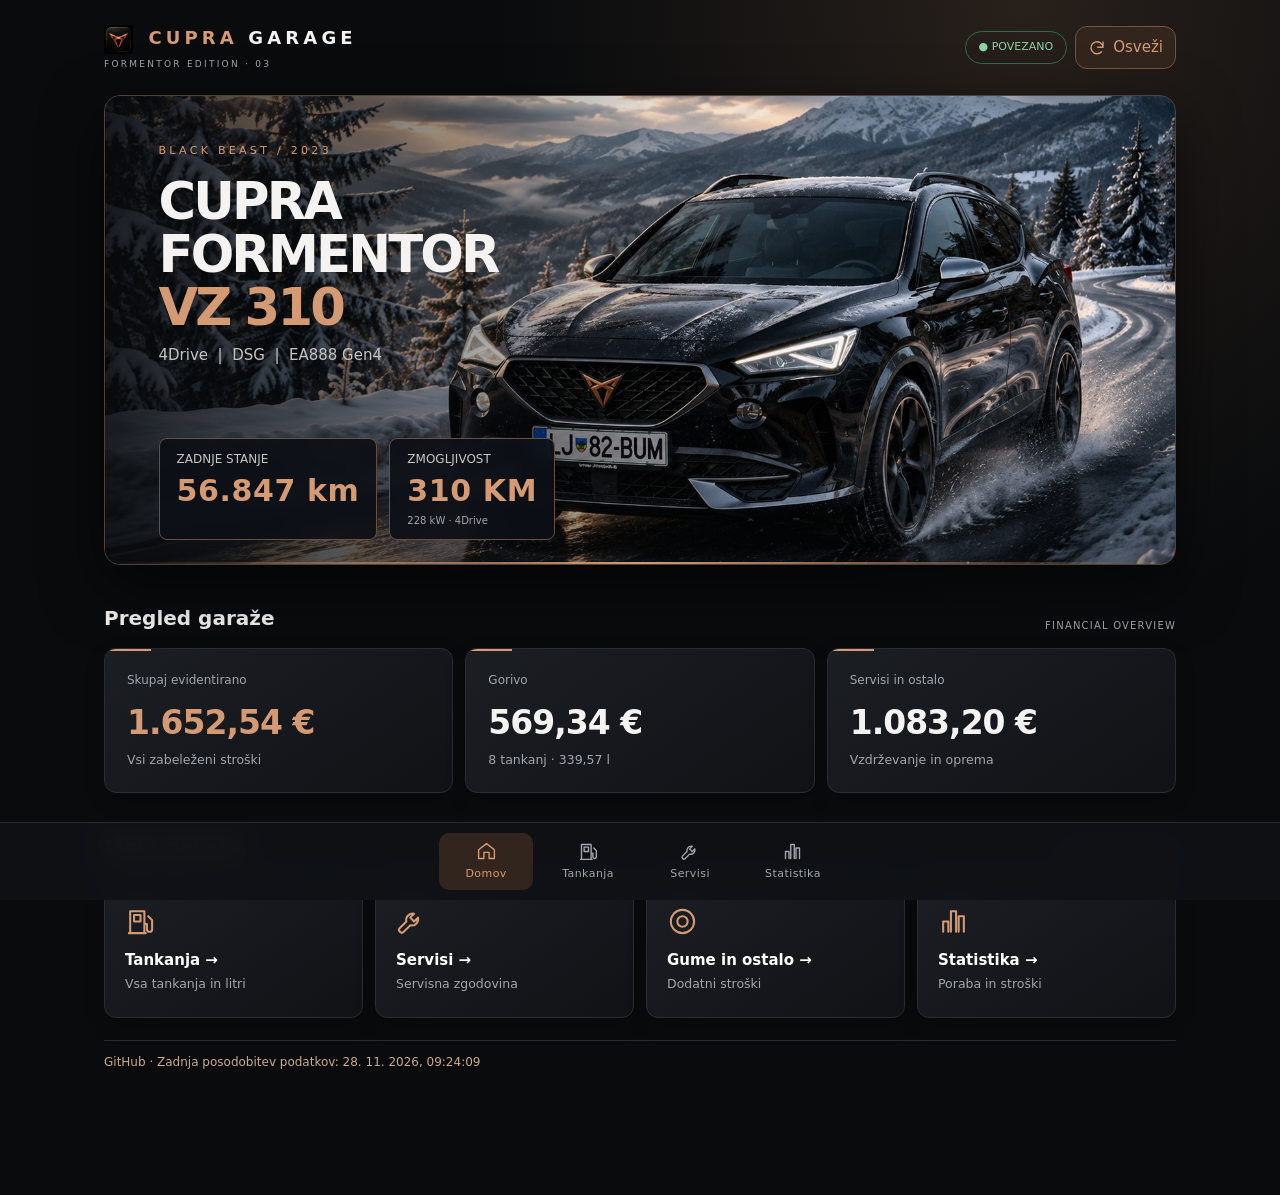
<file: cupra-garage-v3-signature.html>
<!doctype html><html lang="sl"><head><meta charset="utf-8"><meta name="viewport" content="width=device-width,initial-scale=1,viewport-fit=cover"><meta name="theme-color" content="#090b0e"><title>Cupra Garage · Formentor VZ 310</title><style>
:root{--bg:#090b0e;--panel:#16191e;--line:#303238;--copper:#d99a6f;--text:#f5f3f1;--muted:#9ba0aa}*{box-sizing:border-box}html{scroll-behavior:smooth}body{margin:0;background:var(--bg);color:var(--text);font:15px/1.5 system-ui,-apple-system,Segoe UI,sans-serif}button{font:inherit;cursor:pointer}header{max-width:1120px;margin:auto;padding:22px 24px;display:flex;justify-content:space-between;align-items:center;gap:12px}.brand{font-size:18px;letter-spacing:.2em;font-weight:850}.brand b{color:var(--copper)}.brand small{display:block;color:var(--muted);font-size:10px;letter-spacing:.25em;font-weight:500}.status{border:1px solid #554334;border-radius:40px;padding:7px 13px;color:var(--copper);font-size:11px;white-space:nowrap}.status.good{border-color:#326b4a;color:#8bd4a4}.wrap{max-width:1120px;padding:0 24px 100px;margin:auto}.hero{height:470px;border:1px solid #3d3734;border-radius:24px;overflow:hidden;position:relative;background:#12151a url('cupra-black-beast-hero.jpg') center 48%/cover no-repeat;box-shadow:0 24px 60px #0006}.hero:before{content:'';position:absolute;inset:0;background:linear-gradient(90deg,rgba(5,7,10,.94) 0%,rgba(5,7,10,.62) 38%,transparent 78%),linear-gradient(0deg,#090b0ee8,transparent 65%)}.hero-content{position:absolute;left:5%;top:13%;max-width:440px}.eyebrow{color:var(--copper);font-size:11px;letter-spacing:.28em}.hero h1{font-size:clamp(36px,5vw,68px);line-height:1.03;margin:20px 0 12px;letter-spacing:-.05em}.hero h1 em{font-style:normal;color:var(--copper)}.hero p{color:#c7c4c2}.hero-bottom{position:absolute;left:5%;right:5%;bottom:28px;display:flex;gap:12px;flex-wrap:wrap}.pill{background:#101217dd;border:1px solid #6b5040;border-radius:14px;padding:11px 17px;font-size:12px;color:#c9c5c3}.pill strong{display:block;color:white;font-size:22px}.section-title{display:flex;justify-content:space-between;align-items:end;margin:32px 0 15px}.section-title h2{font-size:20px;margin:0}.section-title span{font-size:12px;color:var(--muted)}.stats{display:grid;grid-template-columns:repeat(3,1fr);gap:12px}.stat{background:var(--panel);border:1px solid var(--line);border-radius:18px;padding:22px}.stat label{display:block;color:var(--muted);font-size:12px}.stat strong{display:block;margin-top:9px;font-size:clamp(22px,3vw,33px);letter-spacing:-.03em}.stat:first-child strong{color:var(--copper)}.stat small{color:var(--muted)}.menu{display:grid;grid-template-columns:repeat(4,1fr);gap:12px}.tile{border:1px solid var(--line);border-radius:18px;background:var(--panel);color:white;text-align:left;padding:20px;min-height:125px;transition:.2s}.tile:hover,.tile:focus-visible{border-color:var(--copper);transform:translateY(-2px)}.tile .icon{font-size:27px;color:var(--copper)}.tile strong{display:block;margin-top:9px}.tile small{color:var(--muted)}.view{display:none}.view.active{display:block}.back{background:none;border:1px solid var(--line);border-radius:12px;color:var(--copper);padding:10px 16px;margin:20px 0}.list{border:1px solid var(--line);border-radius:18px;overflow:hidden}.row{display:flex;align-items:center;justify-content:space-between;gap:16px;background:var(--panel);padding:18px;border-bottom:1px solid var(--line)}.row:last-child{border-bottom:0}.row strong{display:block}.row small{display:block;color:var(--muted);margin-top:4px}.amount{white-space:nowrap;font-weight:750}.foot{margin-top:30px;font-size:12px;color:var(--muted)}.bar{height:12px;border-radius:30px;background:#292c32;display:flex;overflow:hidden;margin:20px 0}.bar i{height:100%;display:block}.legend{display:flex;flex-wrap:wrap;gap:20px;color:var(--muted);font-size:12px}.chart{display:flex;gap:10px;align-items:end;height:170px;padding:18px;background:var(--panel);border:1px solid var(--line);border-radius:18px}.chart div{background:linear-gradient(var(--copper),#77503d);min-width:12px;flex:1;border-radius:5px 5px 0 0;position:relative}.chart div span{position:absolute;bottom:-19px;left:0;font-size:9px;color:var(--muted)}.notice{color:#cda98d;font-size:12px;margin-top:22px}nav{position:fixed;bottom:0;left:0;right:0;background:#15171beb;border-top:1px solid var(--line);display:flex;justify-content:center;gap:8px;padding:10px 12px calc(10px + env(safe-area-inset-bottom));backdrop-filter:blur(14px);z-index:5}nav button{background:transparent;border:0;color:var(--muted);padding:8px 20px;border-radius:10px}nav button.selected{color:var(--copper);background:#32251e} @media(max-width:700px){header{padding:17px}.wrap{padding:0 14px 100px}.brand{font-size:14px}.hero{height:460px;background-position:58% center}.hero:before{background:linear-gradient(0deg,#090b0ef7 0%,#090b0e70 47%,#090b0e18 100%)}.hero-content{top:auto;bottom:115px;left:6%}.hero h1{font-size:41px}.hero-bottom{bottom:16px;left:6%}.pill{padding:8px 12px}.pill strong{font-size:18px}.stats{grid-template-columns:repeat(2,1fr)}.stat{padding:16px}.stat:last-child{grid-column:span 2}.menu{grid-template-columns:repeat(2,1fr)}.tile{padding:16px}.row{padding:15px}.amount{font-size:14px}nav button{padding:7px 12px;font-size:13px}}
.header-actions{display:flex;gap:8px;align-items:center}.refresh{display:flex;align-items:center;gap:7px;background:#32251e;border:1px solid #76543d;color:var(--copper);border-radius:12px;padding:9px 12px}.refresh svg{width:18px;height:18px}.refresh:disabled{opacity:.65;cursor:wait}.refresh.busy svg{animation:spin 1s linear infinite}@keyframes spin{to{transform:rotate(360deg)}}@media(max-width:700px){.header-actions{flex-direction:column;align-items:flex-end;gap:5px}.refresh{padding:6px 10px;font-size:12px}.status{padding:4px 8px;font-size:10px}}
/* Premium cockpit */
:root{--bg:#090b0d;--panel:#13161a;--line:#292d32;--copper:#d49a74;--muted:#a2a6ae}body{background:radial-gradient(ellipse at 80% 0,#28201b 0,transparent 33rem),var(--bg);font-variant-numeric:tabular-nums}header{padding-block:24px}.brand{letter-spacing:.23em}.brand small{font-size:9px;margin-top:4px}.hero{border-radius:16px;border-color:#514137;box-shadow:0 22px 60px #0009}.hero:after{content:'';position:absolute;bottom:0;left:0;right:0;height:2px;background:linear-gradient(90deg,transparent,var(--copper),transparent);pointer-events:none}.hero h1{font-weight:850;letter-spacing:-.065em}.eyebrow{letter-spacing:.3em}.pill{border-radius:8px;background:#0d1016e8;backdrop-filter:blur(8px);border-color:#675040}.pill strong{font-size:30px;letter-spacing:.02em;color:var(--copper)}.section-title{margin-top:38px}.section-title span{letter-spacing:.12em;font-size:10px}.stat,.tile{border-radius:12px;background:linear-gradient(145deg,#1b1e23,#101216);box-shadow:0 8px 20px #0003}.stat{position:relative;overflow:hidden}.stat:before{content:'';position:absolute;left:0;top:0;width:46px;height:2px;background:var(--copper)}.stat strong{font-weight:780}.tile{position:relative;min-height:142px}.tile:hover{background:linear-gradient(145deg,#28201c,#15171a)}.glyph{width:24px;height:24px;vertical-align:middle;display:inline-block;color:var(--copper);flex-shrink:0}.tile .glyph{width:31px;height:31px}.section-title h2 .glyph{margin-right:5px}.list{border-radius:12px}.row{background:linear-gradient(90deg,#171a1e,#111317);padding:20px}.amount{color:var(--copper)}#services .row{position:relative;padding-left:37px}#services .row:before{content:'';position:absolute;left:16px;top:27px;width:8px;height:8px;border-radius:50%;background:var(--copper);box-shadow:0 0 10px #d49a7455}#services .row:not(:last-child):after{content:'';position:absolute;left:19px;top:36px;bottom:-26px;width:1px;background:#71513e;z-index:1}nav{background:#101216ed}nav button{display:flex;flex-direction:column;align-items:center;gap:4px;min-width:94px;font-size:11px;letter-spacing:.04em}nav button .glyph{width:21px;height:21px;color:inherit}nav button.selected{background:#32251e;color:var(--copper)}.distribution{display:flex;gap:28px;align-items:center;margin-top:18px;padding:24px;background:var(--panel);border:1px solid var(--line);border-radius:12px}.donut{width:164px;height:164px;flex:0 0 164px;border-radius:50%;background:#303238;display:grid;place-items:center}.donut>div{width:132px;height:132px;background:#13161a;border-radius:50%;display:flex;flex-direction:column;align-items:center;justify-content:center}.donut small{color:var(--muted);letter-spacing:.16em;font-size:10px}.donut strong{font-size:19px}.distribution-copy{flex:1;min-width:0}.distribution-copy h2{font-size:17px}.chart{height:200px;padding:18px 18px 25px;background:repeating-linear-gradient(to top,transparent 0 39px,#ffffff09 40px),var(--panel)}.notice{padding:12px 0;border-top:1px solid var(--line)}.view.active{animation:enter .22s ease-out}@keyframes enter{from{opacity:.4;transform:translateY(5px)}to{opacity:1;transform:none}}@media(max-width:700px){header{padding:15px 14px}.hero{height:430px;background-position:58% center}.hero h1{font-size:40px}.hero-content{bottom:106px}.pill strong{font-size:23px}.section-title{margin-top:27px}.section-title span{font-size:9px;letter-spacing:.05em}.tile{min-height:125px}.distribution{padding:14px;gap:14px;flex-wrap:wrap;justify-content:center}.distribution-copy{min-width:190px}nav button{min-width:0;flex:1;padding:5px 3px;font-size:10px}.wrap{padding-bottom:120px}.row{padding:15px}}@media(prefers-reduced-motion:reduce){.view.active{animation:none}html{scroll-behavior:auto}}

.brandmark{width:29px;height:29px;object-fit:contain;vertical-align:middle;margin-right:5px}.pill small{display:block;color:var(--muted);font-size:10px}.view:not(#home)>.section-title{margin-top:14px}.legend{gap:12px}.legend span{display:inline-flex;align-items:center;gap:7px}.legend i{width:9px;height:9px;border-radius:50%;display:inline-block}.monthly{display:grid;gap:14px;padding:20px;background:var(--panel);border:1px solid var(--line);border-radius:16px}.monthline{display:grid;grid-template-columns:75px 1fr auto;gap:12px;align-items:center;font-size:12px}.monthtrack{background:#292d32;height:12px;border-radius:5px;overflow:hidden}.monthtrack i{display:block;height:100%;background:linear-gradient(90deg,#805443,var(--copper));border-radius:5px}.metricnote{color:var(--muted);font-size:12px;margin:10px 0 20px}@media(max-width:700px){.brandmark{width:20px;height:20px;margin-right:1px}.monthline{grid-template-columns:55px 1fr auto;gap:8px}.monthly{padding:14px}}

.hero{background-image:var(--season-image,url('cupra-black-beast-hero.jpg'));background-position: center center}.hero:before{background:linear-gradient(90deg,#090b0eea 0%,#090b0eb0 25%,#090b0e25 53%,transparent 75%),linear-gradient(0deg,#090b0e88,transparent 40%)}@media(max-width:700px){.hero{height:490px;background-size:auto 62%;background-position:72% top;background-color:#090b0e}.hero:before{background:linear-gradient(0deg,#090b0e 29%,#090b0eeb 39%,transparent 66%)}.hero-content{bottom:108px}.hero h1{font-size:34px;margin:8px 0}.hero-content p{margin:5px 0}}

/* Signature layout refinements */
@media(min-width:701px){.hero{height:470px}.hero-content{top:10%;max-width:42%}.hero h1{font-size:clamp(29px,4vw,54px);margin:16px 0 10px;letter-spacing:-.055em}.hero-content p{margin:8px 0 0}.hero-bottom{bottom:24px}.hero:before{background:linear-gradient(90deg,#090b0ed9 0%,#090b0e85 25%,#090b0e12 53%,transparent 75%),linear-gradient(0deg,#090b0e55,transparent 40%)}}
@media(max-width:700px){.hero{height:auto;min-height:500px;display:flex;flex-direction:column;justify-content:flex-end;padding:245px 6% 18px;background-size:auto 57%;background-position:72% top}.hero-content,.hero-bottom{position:relative;left:auto;right:auto;top:auto;bottom:auto;max-width:none}.hero h1{font-size:clamp(28px,8vw,36px);margin:8px 0}.hero-content p{margin:8px 0 16px}.hero-bottom{gap:8px}.pill{flex:1;min-width:0;padding:9px 10px}.pill strong{font-size:clamp(17px,5vw,23px);white-space:nowrap}.hero:before{background:linear-gradient(0deg,#090b0e 36%,#090b0ee0 43%,transparent 64%)}.hero-content,.hero-bottom{z-index:1}}
</style><link rel="apple-touch-icon" href="icon-180.png"><link rel="icon" href="icon-192.png"><link rel="manifest" href="manifest-v3.json"><meta name="apple-mobile-web-app-title" content="Cupra Garage"></head><body><header><div class="brand"><b><img class="brandmark" src="icon-192.png" alt=""> CUPRA</b> GARAGE<small>FORMENTOR EDITION · 03</small></div><div class="header-actions"><div class="status" id="status" role="status">● NALAGANJE</div><button class="refresh" id="refresh" type="button" onclick="refreshLive()"><svg viewBox="0 0 24 24" fill="none" stroke="currentColor" stroke-width="1.8" stroke-linecap="round" stroke-linejoin="round" aria-hidden="true"><path d="M20 11a8 8 0 1 0-2 6M20 4v7h-7"/></svg><span>Osveži</span></button></div></header><main class="wrap"><section id="home" class="view active"><div class="hero"><div class="hero-content"><div class="eyebrow">BLACK BEAST  /  2023</div><h1>CUPRA<br>FORMENTOR<br><em>VZ 310</em></h1><p>4Drive &nbsp;|&nbsp; DSG &nbsp;|&nbsp; EA888 Gen4</p></div><div class="hero-bottom"><div class="pill">ZADNJE STANJE<strong id="km">— km</strong></div><div class="pill">ZMOGLJIVOST<strong>310 KM</strong><small>228 kW · 4Drive</small></div></div></div><div class="section-title"><h2>Pregled garaže</h2><span>FINANCIAL OVERVIEW</span></div><div class="stats"><div class="stat"><label>Skupaj evidentirano</label><strong id="total">— €</strong><small>Vsi zabeleženi stroški</small></div><div class="stat"><label>Gorivo</label><strong id="fuelTotal">— €</strong><small id="fuelSub">— tankanj</small></div><div class="stat"><label>Servisi in ostalo</label><strong id="otherTotal">— €</strong><small>Vzdrževanje in oprema</small></div></div><div class="section-title"><h2>Moja garaža</h2><span>GARAGE MODULES</span></div><div class="menu"><button class="tile" onclick="show('fuel')"><span class="icon"><svg class="glyph" viewBox="0 0 24 24" fill="none" stroke="currentColor" stroke-width="1.6" stroke-linecap="round" stroke-linejoin="round" aria-hidden="true"><path d="M4 21V4h11v17M3 21h13M7 7h5v5H7zM15 14h2v4a2 2 0 0 0 4 0v-7l-3-3"/></svg></span><strong>Tankanja →</strong><small>Vsa tankanja in litri</small></button><button class="tile" onclick="show('services')"><span class="icon"><svg class="glyph" viewBox="0 0 24 24" fill="none" stroke="currentColor" stroke-width="1.6" stroke-linecap="round" stroke-linejoin="round" aria-hidden="true"><path d="M14 6a5 5 0 0 0-6 6L3 17a2 2 0 0 0 3 3l5-5a5 5 0 0 0 6-6l-3 3-3-3z"/></svg></span><strong>Servisi →</strong><small>Servisna zgodovina</small></button><button class="tile" onclick="show('costs')"><span class="icon"><svg class="glyph" viewBox="0 0 24 24" fill="none" stroke="currentColor" stroke-width="1.6" stroke-linecap="round" stroke-linejoin="round" aria-hidden="true"><path d="M12 3a9 9 0 1 0 0 18 9 9 0 0 0 0-18zM12 8a4 4 0 1 0 0 8 4 4 0 0 0 0-8z"/></svg></span><strong>Gume in ostalo →</strong><small>Dodatni stroški</small></button><button class="tile" onclick="show('stats')"><span class="icon"><svg class="glyph" viewBox="0 0 24 24" fill="none" stroke="currentColor" stroke-width="1.6" stroke-linecap="round" stroke-linejoin="round" aria-hidden="true"><path d="M4 20V12h4v8M10 20V4h4v16M16 20V8h4v12"/></svg></span><strong>Statistika →</strong><small>Poraba in stroški</small></button></div></section><section id="fuel" class="view"><button class="back" onclick="show('home')">← Domov</button><div class="section-title"><h2><svg class="glyph" viewBox="0 0 24 24" fill="none" stroke="currentColor" stroke-width="1.6" stroke-linecap="round" stroke-linejoin="round" aria-hidden="true"><path d="M4 21V4h11v17M3 21h13M7 7h5v5H7zM15 14h2v4a2 2 0 0 0 4 0v-7l-3-3"/></svg> Tankanja</h2><span id="fuelCount"></span></div><div class="list" id="fuelList"></div></section><section id="services" class="view"><button class="back" onclick="show('home')">← Domov</button><div class="section-title"><h2><svg class="glyph" viewBox="0 0 24 24" fill="none" stroke="currentColor" stroke-width="1.6" stroke-linecap="round" stroke-linejoin="round" aria-hidden="true"><path d="M14 6a5 5 0 0 0-6 6L3 17a2 2 0 0 0 3 3l5-5a5 5 0 0 0 6-6l-3 3-3-3z"/></svg> Servisi</h2><span id="serviceCount"></span></div><div class="list" id="serviceList"></div></section><section id="costs" class="view"><button class="back" onclick="show('home')">← Domov</button><div class="section-title"><h2><svg class="glyph" viewBox="0 0 24 24" fill="none" stroke="currentColor" stroke-width="1.6" stroke-linecap="round" stroke-linejoin="round" aria-hidden="true"><path d="M12 3a9 9 0 1 0 0 18 9 9 0 0 0 0-18zM12 8a4 4 0 1 0 0 8 4 4 0 0 0 0-8z"/></svg> Gume in ostalo</h2><span id="costCount"></span></div><div class="list" id="costList"></div></section><section id="stats" class="view"><button class="back" onclick="show('home')">← Domov</button><div class="section-title"><h2><svg class="glyph" viewBox="0 0 24 24" fill="none" stroke="currentColor" stroke-width="1.6" stroke-linecap="round" stroke-linejoin="round" aria-hidden="true"><path d="M4 20V12h4v8M10 20V4h4v16M16 20V8h4v12"/></svg> Statistika</h2><span>evidentirani stroški</span></div><div class="stats"><div class="stat"><label>Gorivo</label><strong id="statFuel">—</strong></div><div class="stat"><label>Vzdrževanje</label><strong id="statOther">—</strong></div><div class="stat"><label>Skupaj</label><strong id="statTotal">—</strong></div></div><div class="distribution"><div class="donut" id="donut"><div><small>SKUPAJ</small><strong id="donutTotal">—</strong></div></div><div class="distribution-copy"><h2>Struktura stroškov</h2><div class="bar" id="bar"></div><div class="legend" id="legend"></div></div></div><div class="section-title"><h2>Gorivo · Performance</h2></div><div class="stats"><div class="stat"><label>Povprečna cena goriva</label><strong id="avgPrice">—</strong><small>Tehtano po litrih</small></div><div class="stat"><label>Kupljeno gorivo</label><strong id="litersTotal">—</strong></div><div class="stat"><label>Število tankanj</label><strong id="fillTotal">—</strong></div></div><p class="metricnote">Poraba in strošek na 100 km zahtevata potrjene intervale med polnimi tankanji.</p><div class="section-title"><h2>Mesečni stroški</h2><span>Vse kategorije</span></div><div class="monthly" id="monthly"></div><div class="section-title"><h2>Posamezna tankanja</h2></div><div class="chart" id="chart"></div><p class="foot">Graf prikazuje zneske tankanj, ne porabe na 100 km. Podatki zajemajo samo evidentirano obdobje.</p></section><p class="notice" id="syncInfo" aria-live="polite">Pridobivam podatke …</p></main><nav><button id="navhome" class="selected" onclick="show('home')"><svg class="glyph" viewBox="0 0 24 24" fill="none" stroke="currentColor" stroke-width="1.6" stroke-linecap="round" stroke-linejoin="round" aria-hidden="true"><path d="M3 10 12 3l9 7v10h-6v-7H9v7H3z"/></svg> Domov</button><button id="navfuel" onclick="show('fuel')"><svg class="glyph" viewBox="0 0 24 24" fill="none" stroke="currentColor" stroke-width="1.6" stroke-linecap="round" stroke-linejoin="round" aria-hidden="true"><path d="M4 21V4h11v17M3 21h13M7 7h5v5H7zM15 14h2v4a2 2 0 0 0 4 0v-7l-3-3"/></svg> Tankanja</button><button id="navservices" onclick="show('services')"><svg class="glyph" viewBox="0 0 24 24" fill="none" stroke="currentColor" stroke-width="1.6" stroke-linecap="round" stroke-linejoin="round" aria-hidden="true"><path d="M14 6a5 5 0 0 0-6 6L3 17a2 2 0 0 0 3 3l5-5a5 5 0 0 0 6-6l-3 3-3-3z"/></svg> Servisi</button><button id="navstats" onclick="show('stats')"><svg class="glyph" viewBox="0 0 24 24" fill="none" stroke="currentColor" stroke-width="1.6" stroke-linecap="round" stroke-linejoin="round" aria-hidden="true"><path d="M4 20V12h4v8M10 20V4h4v16M16 20V8h4v12"/></svg> Statistika</button></nav><script>
const $=id=>document.getElementById(id);const fmt=n=>new Intl.NumberFormat('sl-SI',{minimumFractionDigits:2,maximumFractionDigits:2}).format(n);const euro=n=>fmt(n)+' €';const num=v=>{let s=String(v??'').replace(/\s/g,'').replace(/[^0-9.,-]/g,'');if(s.includes(','))s=s.replace(/\./g,'').replace(',','.');return Number(s)||0};const safe=s=>String(s??'').replace(/[&<>"']/g,c=>({'&':'&amp;','<':'&lt;','>':'&gt;','"':'&quot;',"'":'&#39;'}[c]));const dateKey=s=>{let m=String(s||'').match(/(\d{1,2})\.\s*(\d{1,2})\.\s*(\d{4})/);return m?+m[3]*10000+ +m[2]*100+ +m[1]:0};function show(id){document.querySelectorAll('.view').forEach(x=>x.classList.toggle('active',x.id===id));document.querySelectorAll('nav button').forEach(x=>x.classList.toggle('selected',x.id==='nav'+id));window.scrollTo({top:0,behavior:'smooth'});}function row(title,detail,amount){return `<div class="row"><div><strong>${safe(title)}</strong><small>${safe(detail)}</small></div><div class="amount">${euro(amount)}</div></div>`}function render(d){const fuel=d.fuel||[],costs=d.costs||[],services=d.services||[];const ft=fuel.reduce((s,r)=>s+num(r['Znesek (€)']),0),ct=costs.reduce((s,r)=>s+num(r['Znesek (€)']),0),st=services.reduce((s,r)=>s+num(r['Strošek (€)']),0),all=ft+ct+st;const kms=[...fuel.map(r=>num(r['Kilometri'])),...costs.map(r=>num(r['Kilometri'])),...services.map(r=>num(r['Kilometri']))].filter(n=>n>0);$('km').textContent=kms.length?new Intl.NumberFormat('sl-SI',{maximumFractionDigits:0}).format(Math.max(...kms))+' km':'— km';$('total').textContent=euro(all);$('fuelTotal').textContent=euro(ft);$('otherTotal').textContent=euro(ct+st);$('fuelSub').textContent=fuel.length+' tankanj · '+fmt(fuel.reduce((s,r)=>s+num(r['Litri (izračun)']),0))+' l';$('fuelCount').textContent=fuel.length+' vnosov';$('serviceCount').textContent=services.length+' vnosov';$('costCount').textContent=costs.length+' vnosov';$('fuelList').innerHTML=[...fuel].sort((a,b)=>dateKey(b['Datum'])-dateKey(a['Datum'])).map(r=>row((r['Črpalka']||'Tankanje')+' · '+(r['Gorivo']||''),(r['Datum']||'')+' · '+(r['Litri (izračun)']||'—')+' l · '+(r['Kilometri']||'—')+' km',num(r['Znesek (€)']))).join('')||row('Ni vnosov','',0);$('serviceList').innerHTML=[...services].sort((a,b)=>dateKey(b['Datum'])-dateKey(a['Datum'])).map(r=>row(r['Opravljeno delo']||r['Vrsta servisa']||'Servis',(r['Datum']||'')+' · '+(r['Kilometri']||'—')+' km',num(r['Strošek (€)']))).join('')||row('Ni vnosov','',0);$('costList').innerHTML=[...costs].sort((a,b)=>dateKey(b['Datum'])-dateKey(a['Datum'])).map(r=>row(r['Opis']||r['Kategorija']||'Strošek',(r['Datum']||'')+' · '+(r['Kategorija']||''),num(r['Znesek (€)']))).join('')||row('Ni vnosov','',0);$('statFuel').textContent=euro(ft);$('statOther').textContent=euro(ct+st);$('statTotal').textContent=euro(all);$('donutTotal').textContent=euro(all);$('donut').style.background=all>0&&[ft,ct,st].every(n=>n>=0)?`conic-gradient(var(--copper) 0 ${ft/all*100}%, #8c6655 ${ft/all*100}% ${(ft+ct)/all*100}%, #59616d ${(ft+ct)/all*100}% 100%)`:'#303238';$('bar').innerHTML=all?`<i style="width:${ft/all*100}%;background:#d99a6f"></i><i style="width:${ct/all*100}%;background:#8c6655"></i><i style="width:${st/all*100}%;background:#59616d"></i>`:'';$('legend').innerHTML=[['Gorivo',ft,'#d99a6f'],['Ostalo',ct,'#8c6655'],['Servisi',st,'#59616d']].map(([label,value,color])=>`<span><i style="background:${color}"></i>${label} ${all?Math.round(value/all*100):0}%</span>`).join('');const liters=fuel.reduce((a,r)=>a+num(r['Litri (izračun)']),0);$('litersTotal').textContent=fmt(liters)+' l';$('fillTotal').textContent=fuel.length;const valid=fuel.filter(r=>num(r['Litri (izračun)'])>0&&num(r['Znesek (€)'])>0);const vl=valid.reduce((a,r)=>a+num(r['Litri (izračun)']),0);$('avgPrice').textContent=vl?new Intl.NumberFormat('sl-SI',{minimumFractionDigits:3,maximumFractionDigits:3}).format(valid.reduce((a,r)=>a+num(r['Znesek (€)']),0)/vl)+' €/l':'—';const months=new Map();let unknown=0;for(const [rows,key] of [[fuel,'Znesek (€)'],[costs,'Znesek (€)'],[services,'Strošek (€)']])for(const r of rows){const dk=dateKey(r['Datum']);const iso=String(r['Datum']||'').match(/^(\d{4})-(\d{2})-/);const m=dk?String(dk).slice(0,6):iso?iso[1]+iso[2]:null;const value=num(r[key]);if(m)months.set(m,(months.get(m)||0)+value);else unknown+=value;}const entries=[...months].sort(([a],[b])=>a.localeCompare(b));if(unknown)entries.push(['??????',unknown]);const peak=Math.max(1,...entries.map(([,v])=>Math.abs(v)));$('monthly').innerHTML=entries.map(([m,v])=>`<div class="monthline"><span>${m==='??????'?'Brez dat.':m.slice(4)+'.'+m.slice(0,4)}</span><div class="monthtrack"><i style="width:${Math.abs(v)/peak*100}%"></i></div><strong>${euro(v)}</strong></div>`).join('')||'Ni podatkov' ;let sorted=[...fuel].sort((a,b)=>dateKey(a['Datum'])-dateKey(b['Datum'])),max=Math.max(1,...sorted.map(r=>num(r['Znesek (€)'])));$('chart').innerHTML=sorted.map((r,i)=>`<div title="${safe(r['Datum'])}: ${euro(num(r['Znesek (€)']))}" style="height:${Math.max(4,num(r['Znesek (€)'])/max*100)}%"><span>${i+1}</span></div>`).join('');}const API='https://script.google.com/macros/s/AKfycbz-SVo5EAgJ5OtuRPjExU_SezVSRRX81LytZXfT2G-XsERzn677CKY4XsHwgW8qG3YYng/exec';
let busy=false;
function accept(data){if(data.status!=='ok'||!['fuel','costs','services'].every(k=>Array.isArray(data[k])))throw Error('Neveljavni podatki');render(data);}
function state(label,good=false){$('status').textContent='● '+label;$('status').classList.toggle('good',good);}
function lock(on){busy=on;$('refresh').disabled=on;$('refresh').classList.toggle('busy',on);}
async function sync(){lock(true);try{const response=await fetch('data.json?ts='+Date.now(),{cache:'no-store'});if(!response.ok)throw Error('HTTP '+response.status);const data=await response.json();accept(data);state('POVEZANO',true);$('syncInfo').textContent='GitHub · Zadnja posodobitev podatkov: '+(data.updated?new Date(data.updated).toLocaleString('sl-SI'):'ni podatka');}catch(e){state('BREZ PODATKOV');$('syncInfo').textContent='Podatkov ni bilo mogoče naložiti: '+e.message;}finally{lock(false);}}
function liveData(){return new Promise((resolve,reject)=>{const cb='cupraRefresh_'+Date.now();const script=document.createElement('script');let timer;function finish(error,data){clearTimeout(timer);script.remove();window[cb]=()=>{};if(error)reject(error);else resolve(data);}window[cb]=data=>finish(null,data);script.onerror=()=>finish(Error('Povezava z Google Sheets ni uspela'));timer=setTimeout(()=>finish(Error('Čas za povezavo je potekel')),15000);script.src=API+'?callback='+encodeURIComponent(cb)+'&ts='+Date.now();document.head.appendChild(script);});}
async function refreshLive(){if(busy)return;lock(true);state('OSVEŽEVANJE');const previous=$('syncInfo').textContent;$('syncInfo').textContent='Pridobivam najnovejše podatke iz Google Sheets …';try{const data=await liveData();accept(data);state('OSVEŽENO',true);$('syncInfo').textContent='Google Sheets · Ročno osveženo: '+new Date().toLocaleString('sl-SI');}catch(e){state('OSVEŽITEV NI USPELA');$('syncInfo').textContent=e.message+'. Prikaz ostaja nespremenjen. '+previous;}finally{lock(false);}}
function seasonForDate(date){const m=date.getMonth()+1,d=date.getDate();if((m===12&&d>=20)||(m===1&&d<=2))return 'christmas';if(m===12||m<=2)return 'winter';if(m<=5)return 'spring';if(m<=8)return 'summer';return 'autumn';}
function updateSeason(){const season=seasonForDate(new Date());document.querySelector('.hero').style.setProperty('--season-image',`url('hero-${season}.jpg')`);}
updateSeason();window.addEventListener('focus',updateSeason);document.addEventListener('visibilitychange',()=>{if(!document.hidden)updateSeason();});setInterval(updateSeason,60000);
sync();
</script></body></html>
</file>
